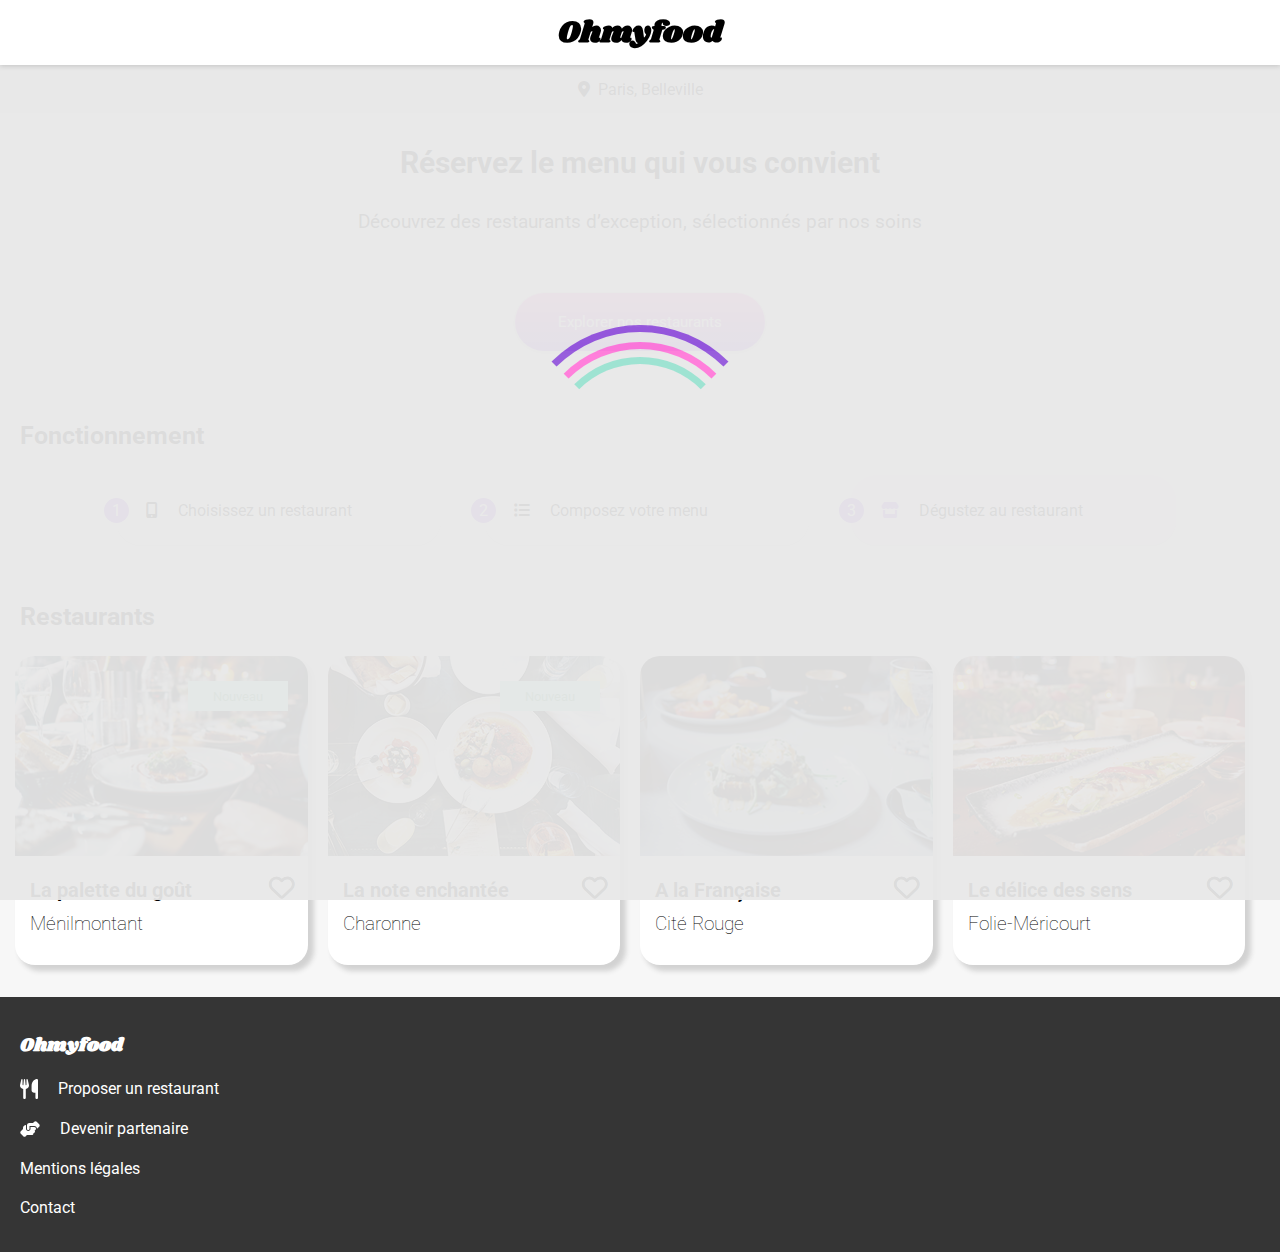
<file: index.html>
<!DOCTYPE html>
<html lang="fr">

<head>
    <meta charset="UTF-8" />
    <meta http-equiv="X-UA-Compatible" content="IE=edge"/>
    <link rel="stylesheet" href="https://use.fontawesome.com/releases/v5.15.3/css/all.css" />
    <link rel="preconnect" href="https://fonts.googleapis.com"/>
    <link rel="preconnect" href="https://fonts.gstatic.com" crossorigin/>
    <meta name="viewport" content="width=device-width, initial-scale=1.0"/>
    <title>ohmyfood</title>
    <link rel="stylesheet" href="./sass/style.css"/>
    <link rel="stylesheet" href="https://cdnjs.cloudflare.com/ajax/libs/font-awesome/6.2.0/css/all.min.css" />
</head>
<!--  -->
<!--  -->

<body>
    <!----------------------------------LE LOADER----------------------------------->
    <div class="loading">
        <div class="loading-spinner"></div>
    </div>

    <header>
        <div class="ohmyfood-logo">
            <!----------------------------------- title ----------------------------------->
            <h1>Ohmyfood</h1>
        </div>
    </header>

    <div class="section-bloc first-section">
        <div class="paris-belleville">
            <i class="fa-solid fa-location-dot"></i>
            <p>Paris, Belleville</p>
        </div>
        <div class="bg-grey">
            <h1>Réservez le menu qui vous convient</h1>
            <p>
                Découvrez des restaurants d’exception, sélectionnés par nos
                soins
            </p>
            <!----------------------------------- bouton ----------------------------------->
            <a href="#restaurant" title="Explorer nos restaurants" class="btn">
                Explorer nos restaurants
            </a>
        </div>
    </div>
    <!----------------------------------- fonctionnement ----------------------------------->
    <section class="section-bloc">
        <h2 class="title-section-bloc">Fonctionnement</h2>

        <div class="media-querie">
            <div class="ticket">
                <span>1</span>
                <i class="fa-solid fa-mobile-screen-button"></i>
                <p>Choisissez un restaurant</p>
            </div>

            <div class="ticket">
                <span>2</span>

                <?xml version="1.0" encoding="utf-8"?>
                <i class="fa-solid fa-list"></i>
                <p>Composez votre menu</p>
            </div>

            <div class="ticket mauve">
                <span>3</span>
                <?xml version="1.0" encoding="utf-8"?>
                <i class="fa-solid fa-store"></i>
                <p>Dégustez au restaurant</p>
            </div>
        </div>
    </section>

    <section class="section-bloc restau-bloc" id="restaurant">
        <h2 class="title-section-bloc">Restaurants</h2>
        <div>
            <div class="card">
                <a href="Menu - La palette du gout.html">
                    <div>

                        <img class="img-plats" src="./images/restaurants/jay-wennington-N_Y88TWmGwA-unsplash.jpg"
                            alt="la palette du gout">

                    </div>
                    <div class="bloc-badge">
                        <p>Nouveau</p>
                    </div>
                    <div class="card-body-resto">
                        <h2>La palette du goût</h2>
                        <p>Ménilmontant</p>
                        <div class="coeur">
                            <i class="fa-regular fa-heart my-heart-empty"></i>
                            <i class="fa-solid fa-heart my-heart-full"></i>
                        </div>
                    </div>
                </a>
            </div>

            <div class="card">
                <a href="./Menu - La note enchantee.html">
                    <img class="img-plats" src="./images/restaurants/stil-u2Lp8tXIcjw-unsplash.jpg"
                        alt="La note enchantée">
                    <div class="bloc-badge">
                        <p>Nouveau</p>
                    </div>
                    <div class="card-body-resto">
                        <h2>La note enchantée</h2>
                        <p>Charonne</p>
                        <div class="coeur"><i class="fa-regular fa-heart my-heart-empty"></i>
                            <i class="fa-solid fa-heart my-heart-full"></i>
                        </div>
                    </div>
                </a>
            </div>

            <div class="card">
                <a href="./Menu - A la française.html">
                    <img class="img-plats" src="./images/restaurants/toa-heftiba-DQKerTsQwi0-unsplash.jpg"
                        alt="A la Française">

                    <div class="card-body-resto">
                        <h2>A la Française</h2>
                        <p>Cité Rouge</p>
                        <div class="coeur"><i class="fa-regular fa-heart my-heart-empty"></i>
                            <i class="fa-solid fa-heart my-heart-full"></i>
                        </div>
                    </div>
                </a>
            </div>

            <div class="card">
                <a href="./Menu - Le delice des sens.html">
                    <img class="img-plats" src="./images/restaurants/louis-hansel-shotsoflouis-qNBGVyOCY8Q-unsplash.jpg"
                        alt="Le délice des sens">

                    <div class="card-body-resto">
                        <h2>Le délice des sens</h2>
                        <p>Folie-Méricourt</p>
                        <div class="coeur"><i class="fa-regular fa-heart my-heart-empty"></i>
                            <i class="fa-solid fa-heart my-heart-full"></i>
                        </div>
                    </div>
            </div>
            </a>
        </div>
    </section>

    <footer>
        <div>
            <div class="menu-footer">
                <!----------------------------------- title ----------------------------------->
                <h3>Ohmyfood</h3>
                <p class="icon-footer">
                    <img src="./images/icons/utensils-solid.svg" alt="Proposer un restaurant">
                    <span>Proposer un restaurant</span>
                </p>

                <div class="icon-footer">
                    <img src="./images/icons/handshake-angle-solid.svg" alt="Devenir partenaire">
                    <span>Devenir partenaire</span>
                </div>
                <p>Mentions légales</p>

                <a href="mailto:contact@ohmyfood.fr"> Contact</a>
            </div>


        </div>
    </footer>
</body>

</html>
</file>
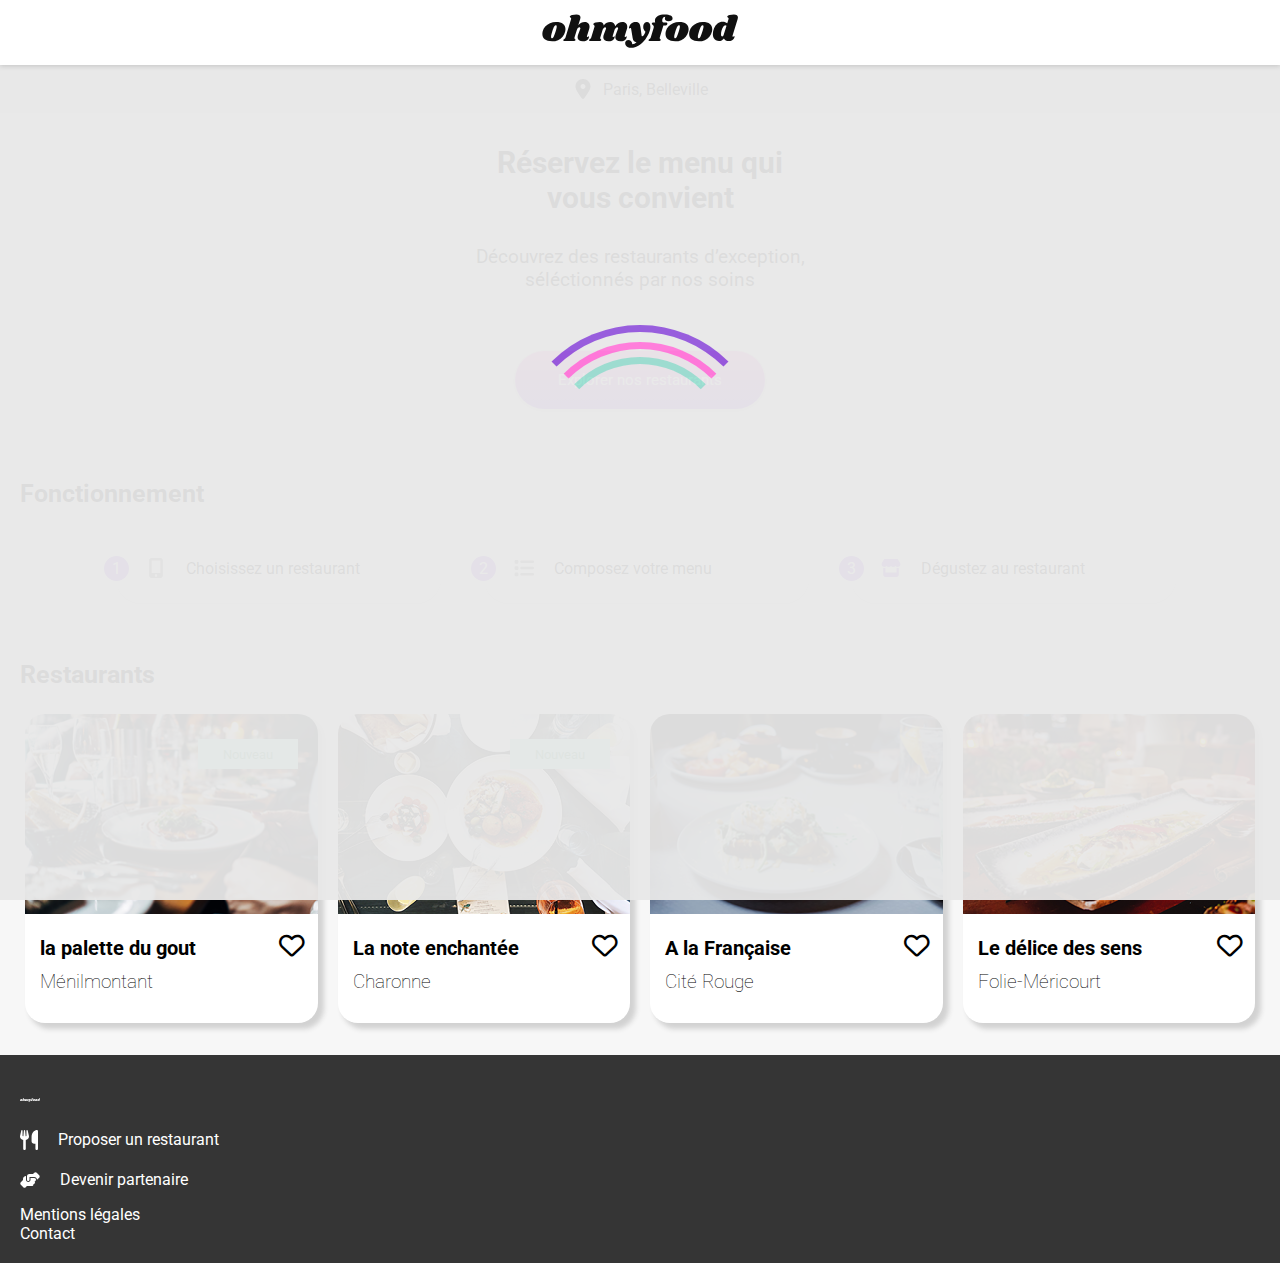
<file: Accueil.html>
<!DOCTYPE html>
<html lang="fr">
  <head>
    <meta charset="UTF-8" />
    <meta http-equiv="X-UA-Compatible" content="IE=edge" />
    <meta name="viewport" content="width=device-width, initial-scale=1.0" />
    <title>ohmyfood</title>
    <link rel="stylesheet" href="./sass/style.css" />
    <link rel="stylesheet" href="https://cdnjs.cloudflare.com/ajax/libs/font-awesome/6.2.0/css/all.min.css">
  </head>

  <body>
    <!--LE LOADER-->
    <div class="loading">
      <div class="loading-spinner"></div>
    </div>
   
  </div>

    <header>
      <div class="ohmyfood-logo">
        <img src="./images/logo/ohmyfood@2x.svg" alt="ohmyfood" />
      </div>
    </header>
        
    <div class="section-bloc first-section">
      <div class="paris-belleville">
        <img
          class="icon"
          src="./images/icons/location-dot-solid.svg"
          alt="localisation"
        />
        <p>Paris, Belleville</p>
      </div>
      <div class="bg-grey">
        <h1>Réservez le menu qui<br />vous convient</h1>
        <p>
          Découvrez des restaurants d’exception,<br />séléctionnés par nos soins
        </p>
        <a href="#restaurant" title="Explorer nos restaurants" class="btn">
          Explorer nos restaurants
        </a>
      </div>
    </div>
    <section class="section-bloc">
      <h2 class="title-section-bloc">Fonctionnement</h2>
      
      <div class="media-querie">
        
        <div class="ticket">
          <span>1</span>
          <img
            class="icon"
            src="./images/icons/mobile-screen-button-solid.svg"
            alt="Choisissez un restaurant"/>
            <p>Choisissez un restaurant</p>
          
      </div>
    

        <div class="ticket">
          <span>2</span>
          
          <img
            class="icon" 
            src="./images/icons/list-solid.svg"
            alt="composez votre menu"
          />
          <p>Composez votre menu</p>
        </div>

        <div class="ticket purple">
          <span>3</span>
          <img
            class="icon"
            src="./images/icons/store-solid.svg"
            alt="Dégustez au restaurant"
          />
          <p>Dégustez au restaurant</p>
        </div>
      </div>
    </section>

    <section class="section-bloc restau-bloc" id="restaurant">
      <h2 class="title-section-bloc">Restaurants</h2>
      <div>
        <div class="card">
          <div>
            <a href="./Menu - La palette du gout.html">  
          <img class="img-plats"
            src="./images/restaurants/jay-wennington-N_Y88TWmGwA-unsplash.jpg"
            alt="la palette du gout"
          /></div></a>
          <div class="bloc-badge">
            <p>Nouveau</p>
          </div>
          <div class="card-body-resto">
            <h2>la palette du gout</h2>
            <p>Ménilmontant</p>
            <div class="coeur"><i class="far fa-heart"></i></div>
          </div>
        </div>
  
        <div class="card">
          <a href="./Menu - La note enchantee.html">
          <img class="img-plats"
            src="./images/restaurants/stil-u2Lp8tXIcjw-unsplash.jpg"
            alt="La note enchantée"
          /></a>
          <div class="bloc-badge">
            <p>Nouveau</p>
          </div>
          <div class="card-body-resto">
            <h2>La note enchantée</h2>
            <p>Charonne</p>
            <div class="coeur"><i class="far fa-heart"></i></div>
            
          </div>
        </div>
  
        <div class="card">
          <a href="./Menu - A la française.html">
          <img class="img-plats"
            src="./images/restaurants/toa-heftiba-DQKerTsQwi0-unsplash.jpg"
            alt="A la Française"
          /></a>
  
          <div class="card-body-resto">
            <h2>A la Française</h2>
            <p>Cité Rouge</p>
            <div class="coeur"><i class="far fa-heart"></i></div>
          </div>
        </div>
  
        <div class="card">
          <a href="./Menu - Le delice des sens.html">
          <img class="img-plats"
            src="./images/restaurants/louis-hansel-shotsoflouis-qNBGVyOCY8Q-unsplash.jpg"
            alt="Le délice des sens"
          /></a>
  
          <div class="card-body-resto">
            <h2>Le délice des sens</h2>
            <p>Folie-Méricourt</p>
            <div class="coeur"><i class="far fa-heart"></i></div>
          </div>
        </div>
      </div>

    </section>

    <footer>
      <div>
        <div class="menu-footer">
          <img src="./images/logo/ohmyfood@2x blanc.svg" alt="ohmyfood" />
          <div class="icon-footer">
            <img
              src="./images/icons/utensils-solid.svg"
              alt="Proposer un restaurant"
            />
            <span>Proposer un restaurant</span>
          </div>

          <div class="icon-footer">
            <img
              src="./images/icons/handshake-angle-solid.svg"
              alt="Devenir partenaire"
            />
            <span>Devenir partenaire</span>
          </div>
        </div>

        <p>Mentions légales</p>

        <a href="mailto:jay311274@gmail.com"> Contact</a>
      </div>
    </footer>
  </body>
</html>
</file>
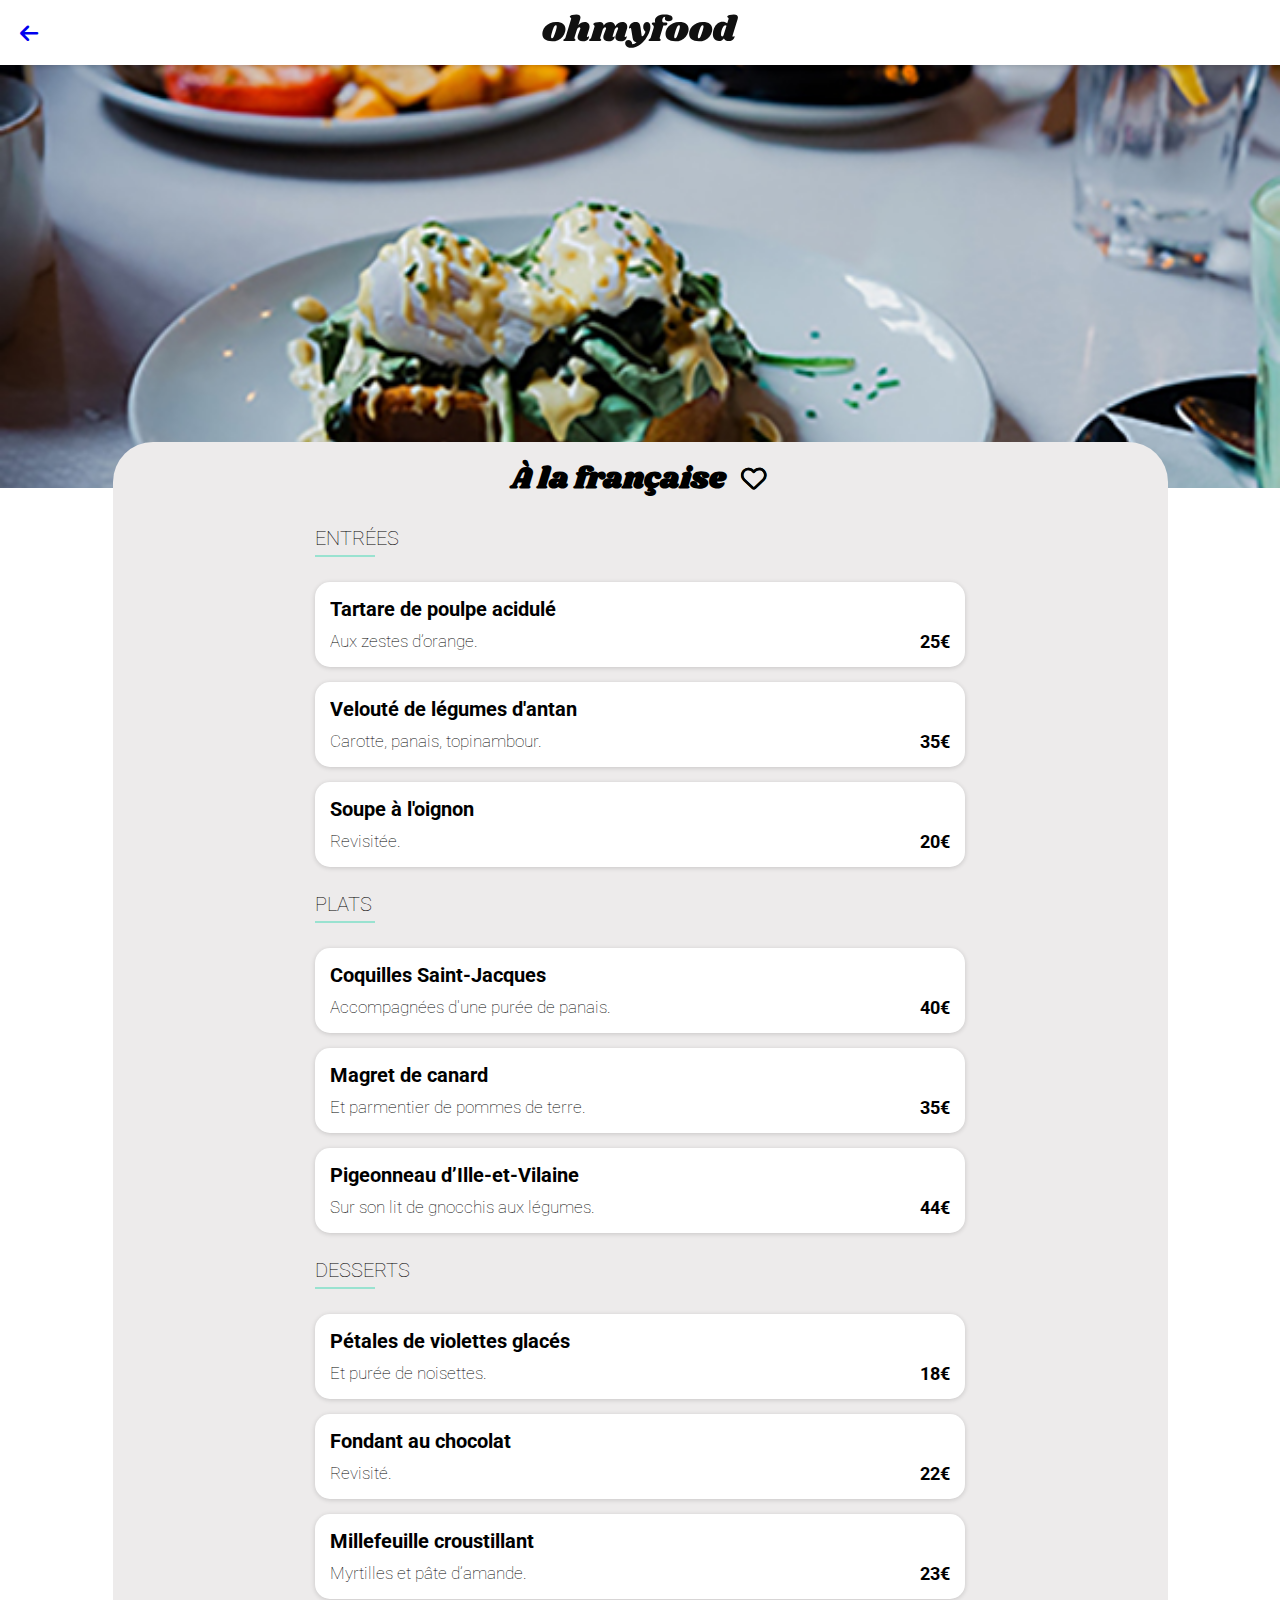
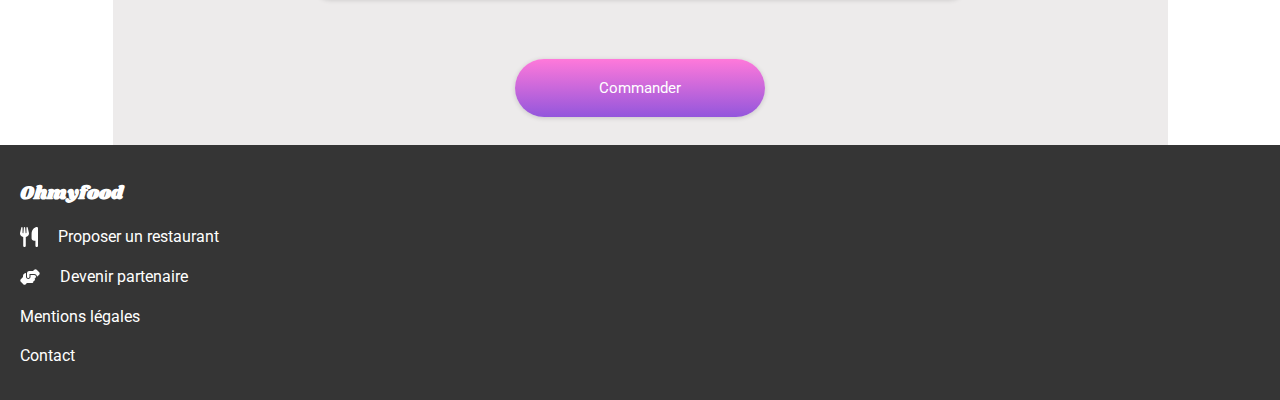
<file: Menu - A la française.html>
<!DOCTYPE html>
<html lang="fr">
    <head>
        <meta charset="UTF-8" />
        <link
            rel="stylesheet"
            href="https://cdnjs.cloudflare.com/ajax/libs/font-awesome/6.1.1/css/all.min.css"
        />
        <meta http-equiv="X-UA-Compatible" content="IE=edge" />
        <meta name="viewport" content="width=device-width, initial-scale=1.0" />
        <title>ohmyfood</title>
        <link rel="stylesheet" href="./sass/style.css" />
    </head>

    <body>
        <header>
            <div>
                <a href="./index.html"
                    ><i class="fa-solid fa-arrow-left"></i
                ></a>
            </div>
            <div class="ohmyfood-logo">
                <img src="./images/logo/ohmyfood@2x.svg" alt="ohmyfood" />
            </div>
        </header>
        <div class="img-header">
            <img
                src="./images/restaurants/toa-heftiba-DQKerTsQwi0-unsplash.jpg"
                alt="photo"
            />
        </div>
        <section class="starter">
            <div class="starter-header">
                <h1 class="big-title">À la française</h1>
                <div class="coeur coeur-relative">
                    <i class="fa-regular fa-heart my-heart-empty"></i>
                    <i class="fa-solid fa-heart my-heart-full"></i>
                </div>
            </div>
            <section class="big-section">
                <h2>ENTRÉES</h2>
                <hr />
                <section class="list-section">
                    <div class="item-in-section">
                        <div>
                            <h3>Tartare de poulpe acidulé</h3>
                            <div class="span-p-display-flex">
                                <span>Aux zestes d’orange. </span>
                                <p>25€</p>
                            </div>
                        </div>
                        <div class="add-item">
                            <img
                                src="./images/icons/circle-check-solid.svg"
                                alt=""
                            />
                        </div>
                    </div>

                    <div class="item-in-section">
                        <div>
                            <h3>Velouté de légumes d'antan</h3>
                            <div class="span-p-display-flex">
                                <span>Carotte, panais, topinambour. </span>
                                <p>35€</p>
                            </div>
                        </div>
                        <div class="add-item">
                            <img
                                src="./images/icons/circle-check-solid.svg"
                                alt=""
                            />
                        </div>
                    </div>

                    <div class="item-in-section">
                        <div>
                            <h3>Soupe à l'oignon</h3>
                            <div class="span-p-display-flex">
                                <span>Revisitée. </span>
                                <p>20€</p>
                            </div>
                        </div>
                        <div class="add-item">
                            <img
                                src="./images/icons/circle-check-solid.svg"
                                alt=""
                            />
                        </div>
                    </div>
                </section>
            </section>

            <section class="big-section">
                <h2>PLATS</h2>
                <hr />
                <section class="list-section">
                    <div class="item-in-section">
                        <div>
                            <h3>Coquilles Saint-Jacques</h3>
                            <div class="span-p-display-flex">
                                <span
                                    >Accompagnées d'une purée de panais.
                                </span>
                                <p>40€</p>
                            </div>
                        </div>
                        <div class="add-item">
                            <img
                                src="./images/icons/circle-check-solid.svg"
                                alt=""
                            />
                        </div>
                    </div>

                    <div class="item-in-section">
                        <div>
                            <h3>Magret de canard</h3>
                            <div class="span-p-display-flex">
                                <span>Et parmentier de pommes de terre. </span>
                                <p>35€</p>
                            </div>
                        </div>
                        <div class="add-item">
                            <img
                                src="./images/icons/circle-check-solid.svg"
                                alt=""
                            />
                        </div>
                    </div>

                    <div class="item-in-section">
                        <div>
                            <h3>Pigeonneau d’Ille-et-Vilaine</h3>
                            <div class="span-p-display-flex">
                                <span
                                    >Sur son lit de gnocchis aux légumes.
                                </span>
                                <p>44€</p>
                            </div>
                        </div>
                        <div class="add-item">
                            <img
                                src="./images/icons/circle-check-solid.svg"
                                alt=""
                            />
                        </div>
                    </div>
                </section>
            </section>

            <section class="big-section">
                <h2>DESSERTS</h2>
                <hr />
                <section class="list-section">
                    <div class="item-in-section">
                        <div>
                            <h3>Pétales de violettes glacés</h3>
                            <div class="span-p-display-flex">
                                <span>Et purée de noisettes. </span>
                                <p>18€</p>
                            </div>
                        </div>
                        <div class="add-item">
                            <img
                                src="./images/icons/circle-check-solid.svg"
                                alt=""
                            />
                        </div>
                    </div>

                    <div class="item-in-section">
                        <div>
                            <h3>Fondant au chocolat</h3>
                            <div class="span-p-display-flex">
                                <span>Revisité. </span>
                                <p>22€</p>
                            </div>
                        </div>
                        <div class="add-item">
                            <img
                                src="./images/icons/circle-check-solid.svg"
                                alt=""
                            />
                        </div>
                    </div>

                    <div class="item-in-section">
                        <div>
                            <h3>Millefeuille croustillant</h3>
                            <div class="span-p-display-flex">
                                <span>Myrtilles et pâte d’amande. </span>
                                <p>23€</p>
                            </div>
                        </div>
                        <div class="add-item">
                            <img
                                src="./images/icons/circle-check-solid.svg"
                                alt=""
                            />
                        </div>
                    </div>
                </section>

                <a href="#restaurant" title="Commander" class="btn">
                    Commander
                </a>
            </section>
        </section>
        <footer>
            <div>
                <div class="menu-footer">
                    <!-- title -->
                    <h3>Ohmyfood</h3>
                    <p class="icon-footer">
                        <img
                            src="./images/icons/utensils-solid.svg"
                            alt="Proposer un restaurant"
                        />
                        <span>Proposer un restaurant</span>
                    </p>

                    <div class="icon-footer">
                        <img
                            src="./images/icons/handshake-angle-solid.svg"
                            alt="Devenir partenaire"
                        />
                        <span>Devenir partenaire</span>
                    </div>
                    <p>Mentions légales</p>

                    <a href="mailto:contact@ohmyfood.fr"> Contact</a>
                </div>
            </div>
        </footer>
    </body>
</html>
</file>
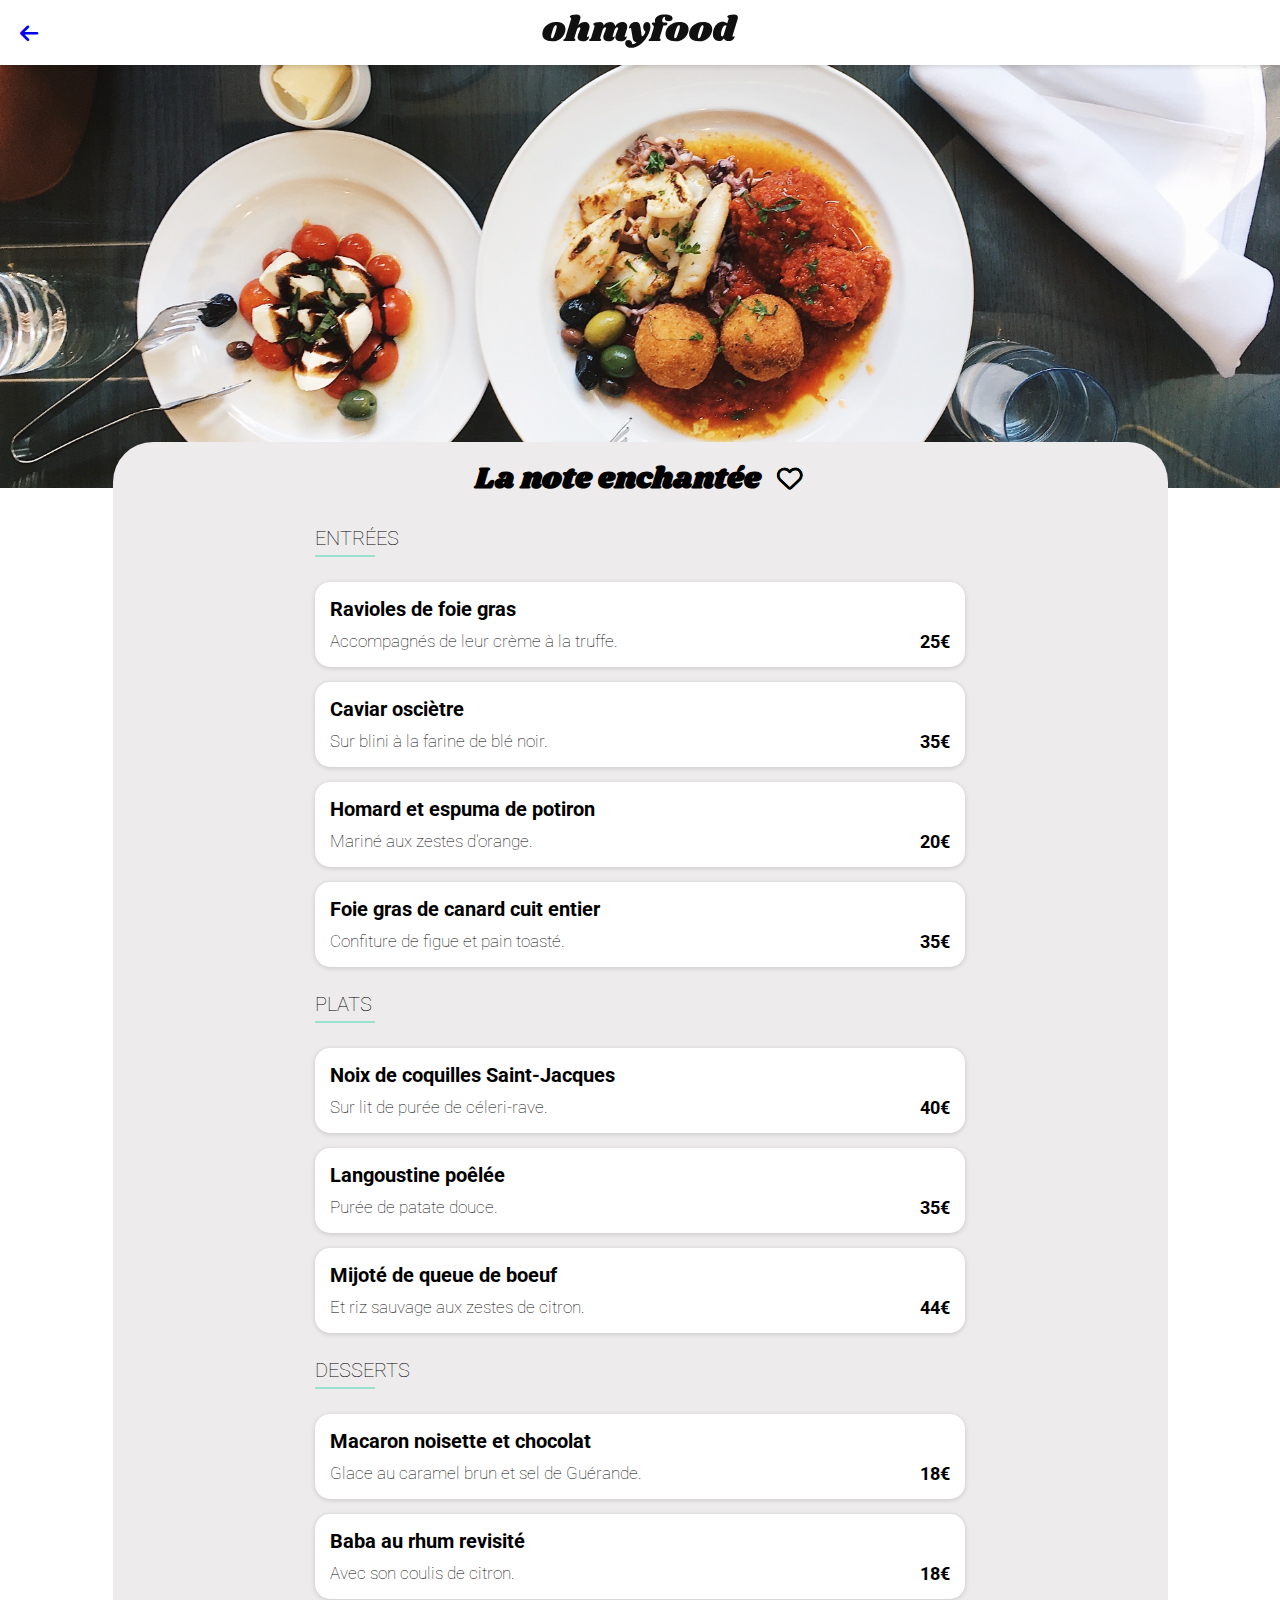
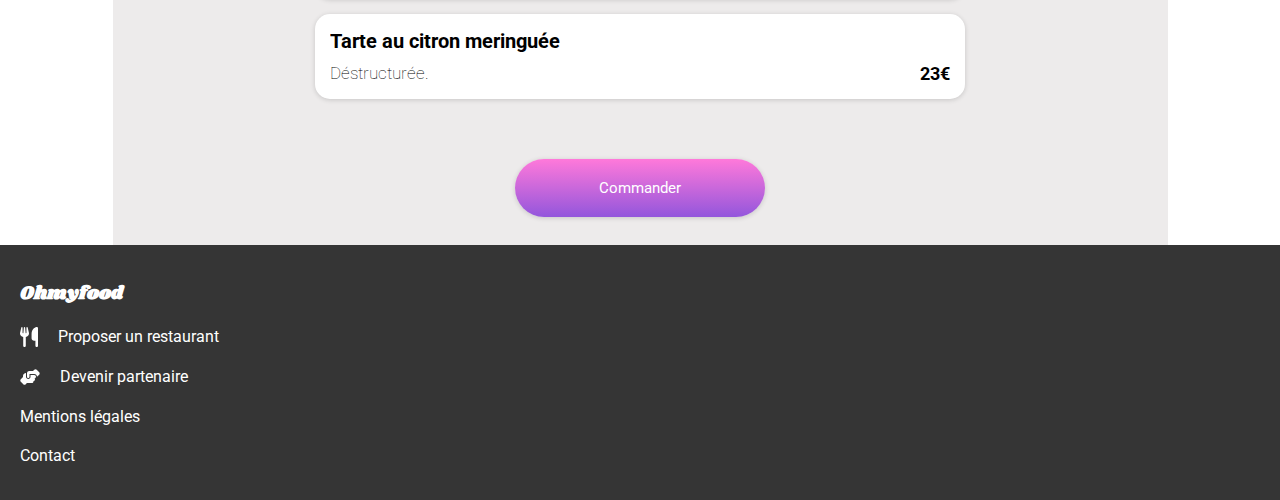
<file: Menu - La note enchantee.html>
<!DOCTYPE html>
<html lang="fr">
  <head>
    <meta charset="UTF-8" />
    <link rel="stylesheet" href="https://cdnjs.cloudflare.com/ajax/libs/font-awesome/6.1.1/css/all.min.css">
    <meta http-equiv="X-UA-Compatible" content="IE=edge" />
    <meta name="viewport" content="width=device-width, initial-scale=1.0" />
    <title>ohmyfood</title>
    <link rel="stylesheet" href="./sass/style.css" />
  </head>

  <body>
    <header>
      
      <div><a href="./index.html"><i class="fa-solid fa-arrow-left"></i></a></div>
      <div class="ohmyfood-logo"> 
        <img src="./images/logo/ohmyfood@2x.svg" alt="ohmyfood" />
      </div>
    </header>
    <div class="img-header">
      <img
        src="./images/restaurants/SOURCES/stil-u2Lp8tXIcjw-unsplash.jpg"
        alt="photo"
      />
    </div>
    <section class="starter">
      <div class="starter-header">
      <h1 class="big-title">La note enchantée</h1>
      <div class="coeur coeur-relative"><i class="fa-regular fa-heart my-heart-empty"></i>
        <i class="fa-solid fa-heart my-heart-full"></i></div>
        </div>
      <section class="big-section">
        <h2>ENTRÉES</h2>
        <hr />
        <section class="list-section">
          <div class="item-in-section">
            <div>
              <h3>Ravioles de foie gras</h3>
              <div class="span-p-display-flex">
                <span
                  >Accompagnés de leur crème à la truffe.
                </span>
                <p>25€</p>
              </div>
            </div>
            <div class="add-item">
              <img src="./images/icons/circle-check-solid.svg" alt="" />
            </div>
          </div>
          
          <div class="item-in-section">
            <div>
              <h3>Caviar osciètre</h3>
              <div class="span-p-display-flex">
                <span
                  >Sur blini à la farine de blé noir.
                </span>
                <p>35€</p>
              </div>
            </div>
            <div class="add-item">
              <img src="./images/icons/circle-check-solid.svg" alt="" />
            </div>
          </div>
          
          <div class="item-in-section">
            <div>
              <h3>Homard et espuma de potiron</h3>
              <div class="span-p-display-flex">
                <span
                  >Mariné aux zestes d'orange.
                </span>
                <p>20€</p>
              </div>
            </div>
            <div class="add-item">
              <img src="./images/icons/circle-check-solid.svg" alt="" />
            </div>
          </div>

          <div class="item-in-section">
            <div>
              <h3>Foie gras de canard cuit entier</h3>
              <div class="span-p-display-flex">
                <span
                  >Confiture de figue et pain toasté.
                </span>
                <p>35€</p>
              </div>
            </div>
            <div class="add-item">
              <img src="./images/icons/circle-check-solid.svg" alt="" />
            </div>
          </div>

        </section>
      </section>

      <section class="big-section">
        <h2>PLATS</h2>
        <hr />
        <section class="list-section">
          <div class="item-in-section">
            <div>
              <h3>Noix de coquilles Saint-Jacques</h3>
              <div class="span-p-display-flex">
                <span
                  >Sur lit de purée de céleri-rave.
                </span>
                <p>40€</p>
              </div>
            </div>
            <div class="add-item">
              <img src="./images/icons/circle-check-solid.svg" alt="" />
            </div>
          </div>
          
          <div class="item-in-section">
            <div>
              <h3>Langoustine poêlée</h3>
              <div class="span-p-display-flex">
                <span
                  >Purée de patate douce.
                </span>
                <p>35€</p>
              </div>
            </div>
            <div class="add-item">
              <img src="./images/icons/circle-check-solid.svg" alt="" />
            </div>
          </div>
          
          <div class="item-in-section">
            <div>
              <h3>Mijoté de queue de boeuf</h3>
              <div class="span-p-display-flex">
                <span
                  >Et riz sauvage aux zestes de citron.
                </span>
                <p>44€</p>
              </div>
            </div>
            <div class="add-item">
              <img src="./images/icons/circle-check-solid.svg" alt="" />
            </div>
          </div>
        </section>
      </section>

      <section class="big-section">
        <h2>DESSERTS</h2>
        <hr />
        <section class="list-section">
          <div class="item-in-section">
            <div>
              <h3>Macaron noisette et chocolat</h3>
              <div class="span-p-display-flex">
                <span
                  >Glace au caramel brun et sel de Guérande.
                </span>
                <p>18€</p>
              </div>
            </div>
            <div class="add-item">
              <img src="./images/icons/circle-check-solid.svg" alt="" />
            </div>
          </div>
          
          <div class="item-in-section">
            <div>
              <h3>Baba au rhum revisité</h3>
              <div class="span-p-display-flex">
                <span
                  >Avec son coulis de citron.
                </span>
                <p>18€</p>
              </div>
            </div>
            <div class="add-item">
              <img src="./images/icons/circle-check-solid.svg" alt="" />
            </div>
          </div>
          
          <div class="item-in-section">
            <div>
              <h3>Tarte au citron meringuée</h3>
              <div class="span-p-display-flex">
                <span
                  >Déstructurée.
                </span>
                <p>23€</p>
              </div>
            </div>
            <div class="add-item">
              <img src="./images/icons/circle-check-solid.svg" alt="" />
            </div>
          </div>
        </section>
        <div class="btn-command">
          <a href="#restaurant" title="Commander" class="btn">
            Commander 
          </a>
        </div>
      </section>
    </section>
    <footer>
      <div>
          <div class="menu-footer">
              <!-- title -->
              <h3>Ohmyfood</h3>
              <p class="icon-footer">
                  <img src="./images/icons/utensils-solid.svg" alt="Proposer un restaurant" />
                  <span>Proposer un restaurant</span>
              </p>

              <div class="icon-footer">
                  <img src="./images/icons/handshake-angle-solid.svg" alt="Devenir partenaire" />
                  <span>Devenir partenaire</span>
              </div>
              <p>Mentions légales</p>

          <a href="mailto:contact@ohmyfood.fr"> Contact</a>
          </div>

          
      </div>
  </footer>
</body>

</html>
</file>
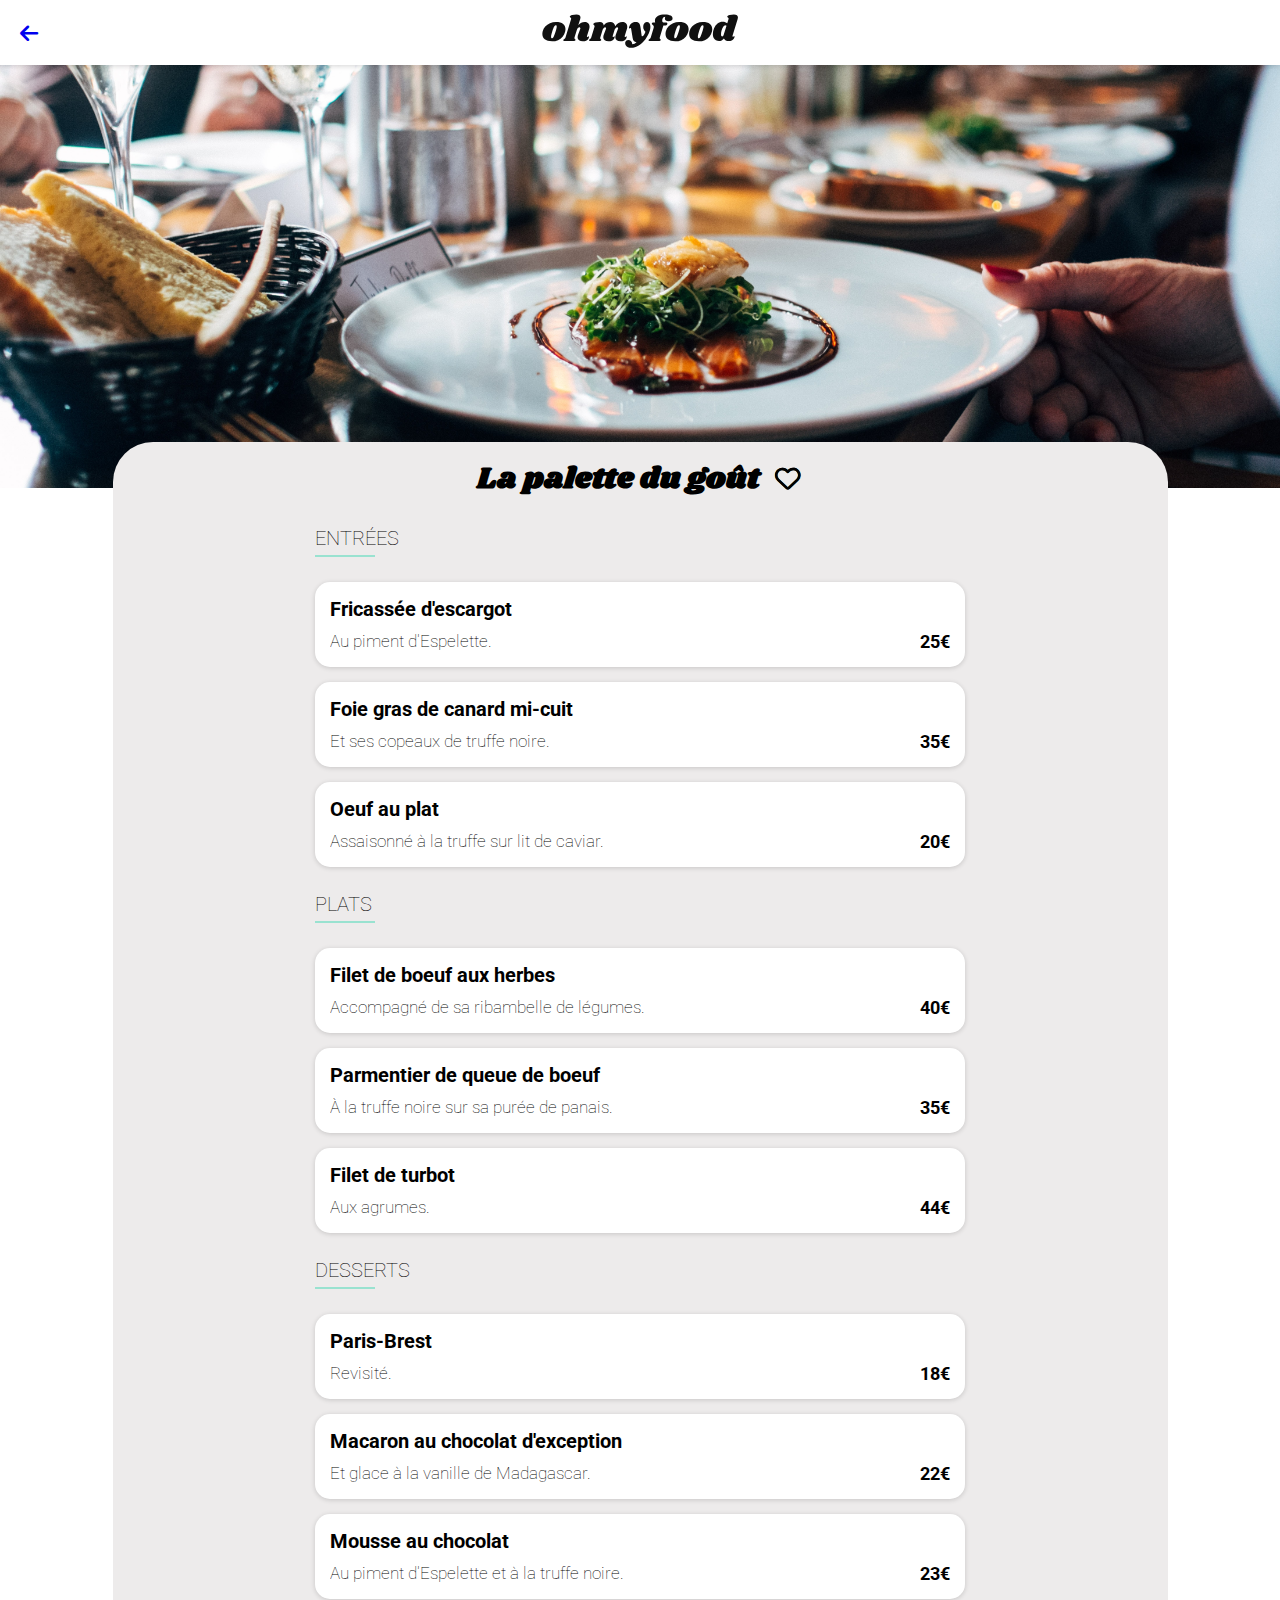
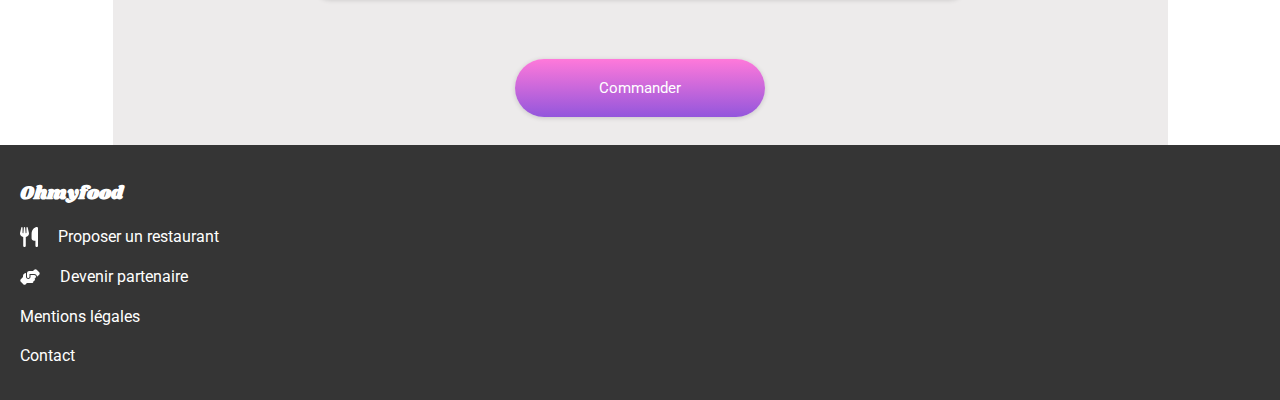
<file: Menu - La palette du gout.html>
<!DOCTYPE html>
<html lang="fr">
  <head>
    <meta charset="UTF-8" />
    <link rel="stylesheet" href="https://cdnjs.cloudflare.com/ajax/libs/font-awesome/6.1.1/css/all.min.css">
    <meta http-equiv="X-UA-Compatible" content="IE=edge" />
    <meta name="viewport" content="width=device-width, initial-scale=1.0" />
    <title>ohmyfood</title>
    <link rel="stylesheet" href="./sass/style.css" />
  </head>

  <body>
    <header>
      
      <div><a href="./index.html"><i class="fa-solid fa-arrow-left"></i></a></div>
      <div class="ohmyfood-logo"> 
        <img src="./images/logo/ohmyfood@2x.svg" alt="ohmyfood" />
      </div>
    </header>
    <div class="img-header">
      <img
        src="./images/restaurants/SOURCES/jay-wennington-N_Y88TWmGwA-unsplash.jpg"
        alt="photo"
      />
    </div>
    <section class="starter">
      <div class="starter-header">
      <h1 class="big-title">La palette du goût</h1>
      <div class="coeur coeur-relative"><i class="fa-regular fa-heart my-heart-empty"></i>
        <i class="fa-solid fa-heart my-heart-full"></i></div>
        </div>
      <section class="big-section">
        <h2>ENTRÉES</h2>
        <hr />
        <section class="list-section">
          <div class="item-in-section">
            <div>
              <h3>Fricassée d'escargot</h3>
              <div class="span-p-display-flex">
                <span
                  >Au piment d'Espelette.
                </span>
                <p>25€</p>
              </div>
            </div>
            <div class="add-item">
              <img src="./images/icons/circle-check-solid.svg" alt="" />
            </div>
          </div>
          
          <div class="item-in-section">
            <div>
              <h3>Foie gras de canard mi-cuit</h3>
              <div class="span-p-display-flex">
                <span
                  >Et ses copeaux de truffe noire.
                </span>
                <p>35€</p>
              </div>
            </div>
            <div class="add-item">
              <img src="./images/icons/circle-check-solid.svg" alt="" />
            </div>
          </div>
          
          <div class="item-in-section">
            <div>
              <h3>Oeuf au plat</h3>
              <div class="span-p-display-flex">
                <span
                  >Assaisonné à la truffe sur lit de caviar.
                </span>
                <p>20€</p>
              </div>
            </div>
            <div class="add-item">
              <img src="./images/icons/circle-check-solid.svg" alt="" />
            </div>
          </div>

        </section>
      </section>

      <section class="big-section">
        <h2>PLATS</h2>
        <hr />
        <section class="list-section">
          <div class="item-in-section">
            <div>
              <h3>Filet de boeuf aux herbes</h3>
              <div class="span-p-display-flex">
                <span
                  >Accompagné de sa ribambelle de légumes.
                </span>
                <p>40€</p>
              </div>
            </div>
            <div class="add-item">
              <img src="./images/icons/circle-check-solid.svg" alt="" />
            </div>
          </div>
          
          <div class="item-in-section">
            <div>
              <h3>Parmentier de queue de boeuf</h3>
              <div class="span-p-display-flex">
                <span
                  >À la truffe noire sur sa purée de panais.
                </span>
                <p>35€</p>
              </div>
            </div>
            <div class="add-item">
              <img src="./images/icons/circle-check-solid.svg" alt="" />
            </div>
          </div>
          
          <div class="item-in-section">
            <div>
              <h3>Filet de turbot</h3>
              <div class="span-p-display-flex">
                <span
                  >Aux agrumes.
                </span>
                <p>44€</p>
              </div>
            </div>
            <div class="add-item">
              <img src="./images/icons/circle-check-solid.svg" alt="" />
            </div>
          </div>
        </section>
      </section>

      <section class="big-section">
        <h2>DESSERTS</h2>
        <hr />
        <section class="list-section">
          <div class="item-in-section">
            <div>
              <h3>Paris-Brest</h3>
              <div class="span-p-display-flex">
                <span
                  >Revisité.
                </span>
                <p>18€</p>
              </div>
            </div>
            <div class="add-item">
              <img src="./images/icons/circle-check-solid.svg" alt="" />
            </div>
          </div>
          
          <div class="item-in-section">
            <div>
              <h3>Macaron au chocolat d'exception</h3>
              <div class="span-p-display-flex">
                <span
                  >Et glace à la vanille de Madagascar.
                </span>
                <p>22€</p>
              </div>
            </div>
            <div class="add-item">
              <img src="./images/icons/circle-check-solid.svg" alt="" />
            </div>
          </div>
          
          <div class="item-in-section">
            <div>
              <h3>Mousse au chocolat</h3>
              <div class="span-p-display-flex">
                <span
                  >Au piment d'Espelette et à la truffe noire.
                </span>
                <p>23€</p>
              </div>
            </div>
            <div class="add-item">
              <img src="./images/icons/circle-check-solid.svg" alt="" />
            </div>
          </div>
        </section>
        <div class="btn-command">
          <a href="#restaurant" title="Commander" class="btn">
            Commander 
          </a>
        </div>
      </section>
    </section>
    <footer>
      <div>
          <div class="menu-footer">
              <!-- title -->
              <h3>Ohmyfood</h3>
              <p class="icon-footer">
                  <img src="./images/icons/utensils-solid.svg" alt="Proposer un restaurant" />
                  <span>Proposer un restaurant</span>
              </p>

              <div class="icon-footer">
                  <img src="./images/icons/handshake-angle-solid.svg" alt="Devenir partenaire" />
                  <span>Devenir partenaire</span>
              </div>
              <p>Mentions légales</p>

          <a href="mailto:contact@ohmyfood.fr"> Contact</a>
          </div>

          
      </div>
  </footer>
</body>

</html>
</file>
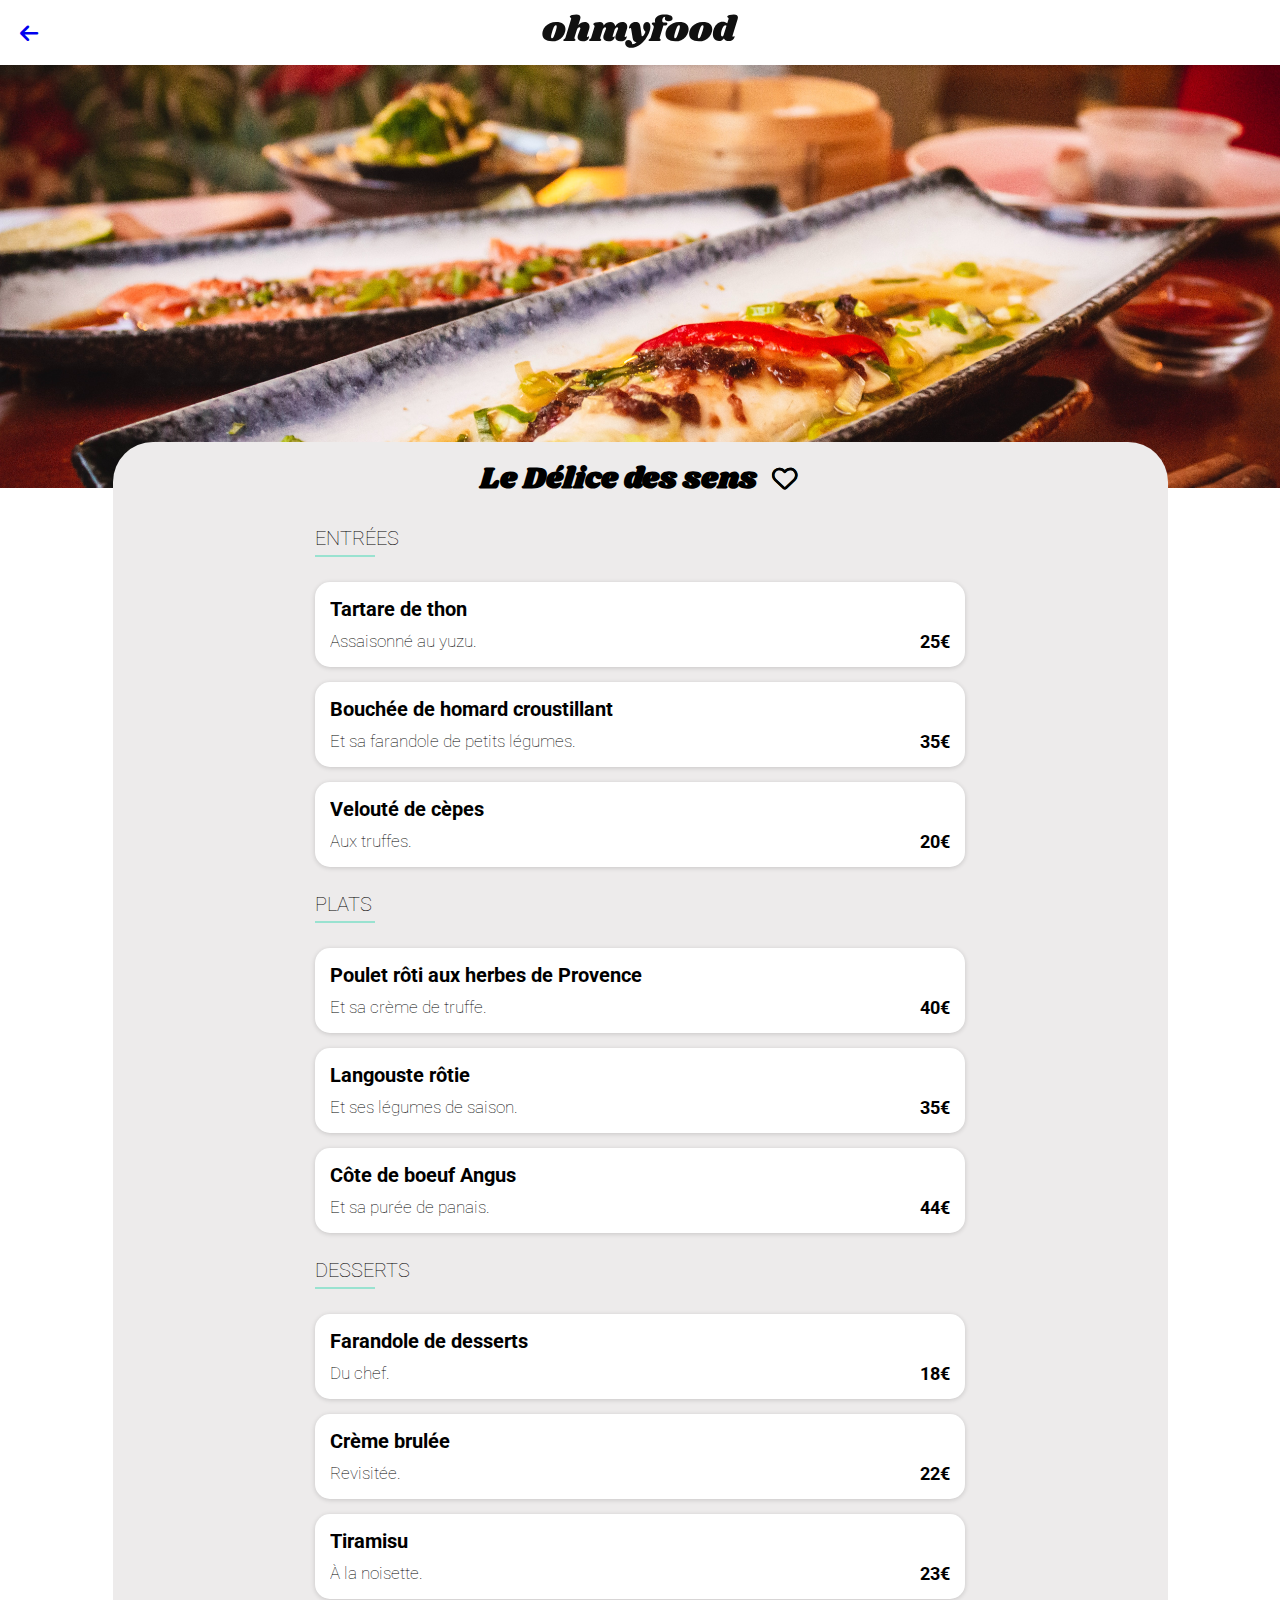
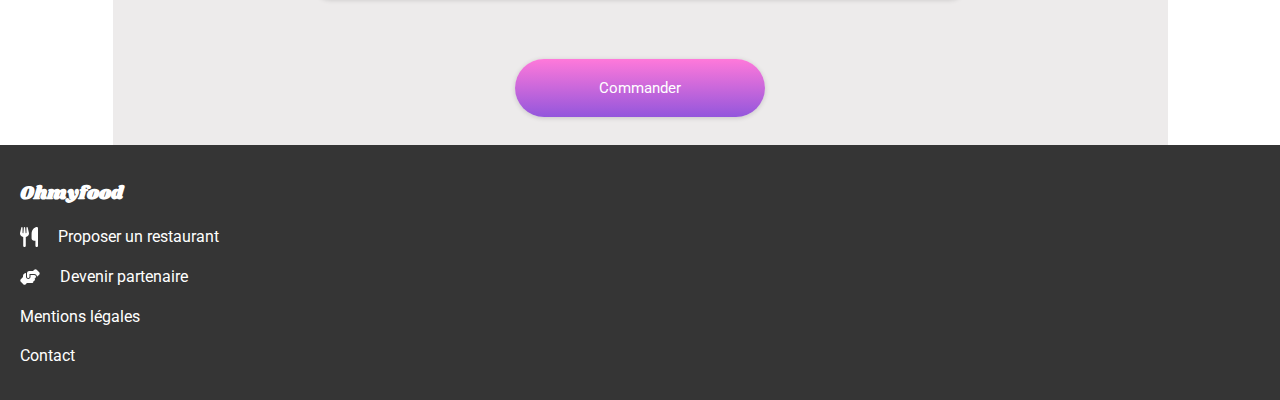
<file: Menu - Le delice des sens.html>
<!DOCTYPE html>
<html lang="fr">
  <head>
    <meta charset="UTF-8" />
    <link rel="stylesheet" href="https://cdnjs.cloudflare.com/ajax/libs/font-awesome/6.1.1/css/all.min.css">
    <meta http-equiv="X-UA-Compatible" content="IE=edge" />
    <meta name="viewport" content="width=device-width, initial-scale=1.0" />
    <title>ohmyfood</title>
    <link rel="stylesheet" href="./sass/style.css" />
  </head>

  <body>
    <header>
      
      <div><a href="./index.html"><i class="fa-solid fa-arrow-left"></i></a></div>
      <div class="ohmyfood-logo"> 
        <img src="./images/logo/ohmyfood@2x.svg" alt="ohmyfood" />
      </div>
    </header>
    <div class="img-header">
      <img
        src="./images/restaurants/SOURCES/louis-hansel-shotsoflouis-qNBGVyOCY8Q-unsplash.jpg"
        alt="photo"
      />
    </div>
    <section class="starter">
      <div class="starter-header">
      <h1 class="big-title">Le Délice des sens</h1>
      <div class="coeur coeur-relative"><i class="fa-regular fa-heart my-heart-empty"></i>
        <i class="fa-solid fa-heart my-heart-full"></i></div>
        </div>
      <section class="big-section">
        <h2>ENTRÉES</h2>
        <hr />
        <section class="list-section">
          <div class="item-in-section">
            <div>
              <h3>Tartare de thon</h3>
              <div class="span-p-display-flex">
                <span
                  >Assaisonné au yuzu.
                </span>
                <p>25€</p>
              </div>
            </div>
            <div class="add-item">
              <img src="./images/icons/circle-check-solid.svg" alt="" />
            </div>
          </div>
          
          <div class="item-in-section">
            <div>
              <h3>Bouchée de homard croustillant </h3>
              <div class="span-p-display-flex">
                <span
                  >Et sa farandole de petits légumes.
                </span>
                <p>35€</p>
              </div>
            </div>
            <div class="add-item">
              <img src="./images/icons/circle-check-solid.svg" alt="" />
            </div>
          </div>
          
          <div class="item-in-section">
            <div>
              <h3>Velouté de cèpes</h3>
              <div class="span-p-display-flex">
                <span
                  >Aux truffes.
                </span>
                <p>20€</p>
              </div>
            </div>
            <div class="add-item">
              <img src="./images/icons/circle-check-solid.svg" alt="" />
            </div>
          </div>

        </section>
      </section>

      <section class="big-section">
        <h2>PLATS</h2>
        <hr />
        <section class="list-section">
          <div class="item-in-section">
            <div>
              <h3>Poulet rôti aux herbes de Provence</h3>
              <div class="span-p-display-flex">
                <span
                  >Et sa crème de truffe.
                </span>
                <p>40€</p>
              </div>
            </div>
            <div class="add-item">
              <img src="./images/icons/circle-check-solid.svg" alt="" />
            </div>
          </div>
          
          <div class="item-in-section">
            <div>
              <h3>Langouste rôtie</h3>
              <div class="span-p-display-flex">
                <span
                  >Et ses légumes de saison.
                </span>
                <p>35€</p>
              </div>
            </div>
            <div class="add-item">
              <img src="./images/icons/circle-check-solid.svg" alt="" />
            </div>
          </div>
          
          <div class="item-in-section">
            <div>
              <h3>Côte de boeuf Angus </h3>
              <div class="span-p-display-flex">
                <span
                  >Et sa purée de panais.
                </span>
                <p>44€</p>
              </div>
            </div>
            <div class="add-item">
              <img src="./images/icons/circle-check-solid.svg" alt="" />
            </div>
          </div>
        </section>
      </section>

      <section class="big-section">
        <h2>DESSERTS</h2>
        <hr />
        <section class="list-section">
          <div class="item-in-section">
            <div>
              <h3>Farandole de desserts</h3>
              <div class="span-p-display-flex">
                <span
                  >Du chef.
                </span>
                <p>18€</p>
              </div>
            </div>
            <div class="add-item">
              <img src="./images/icons/circle-check-solid.svg" alt="" />
            </div>
          </div>
          
          <div class="item-in-section">
            <div>
              <h3>Crème brulée</h3>
              <div class="span-p-display-flex">
                <span
                  >Revisitée.
                </span>
                <p>22€</p>
              </div>
            </div>
            <div class="add-item">
              <img src="./images/icons/circle-check-solid.svg" alt="" />
            </div>
          </div>
          
          <div class="item-in-section">
            <div>
              <h3>Tiramisu</h3>
              <div class="span-p-display-flex">
                <span
                  >À la noisette.
                </span>
                <p>23€</p>
              </div>
            </div>
            <div class="add-item">
              <img src="./images/icons/circle-check-solid.svg" alt="" />
            </div>
          </div>
        </section>
        <div class="btn-command">
          <a href="#restaurant" title="Commander" class="btn">
            Commander 
          </a>
        </div>
      </section>
    </section>
    <footer>
      <div>
          <div class="menu-footer">
              <!-- title -->
              <h3>Ohmyfood</h3>
              <p class="icon-footer">
                  <img src="./images/icons/utensils-solid.svg" alt="Proposer un restaurant" />
                  <span>Proposer un restaurant</span>
              </p>

              <div class="icon-footer">
                  <img src="./images/icons/handshake-angle-solid.svg" alt="Devenir partenaire" />
                  <span>Devenir partenaire</span>
              </div>
              <p>Mentions légales</p>

          <a href="mailto:contact@ohmyfood.fr"> Contact</a>
          </div>

          
      </div>
  </footer>
</body>

</html>
</file>
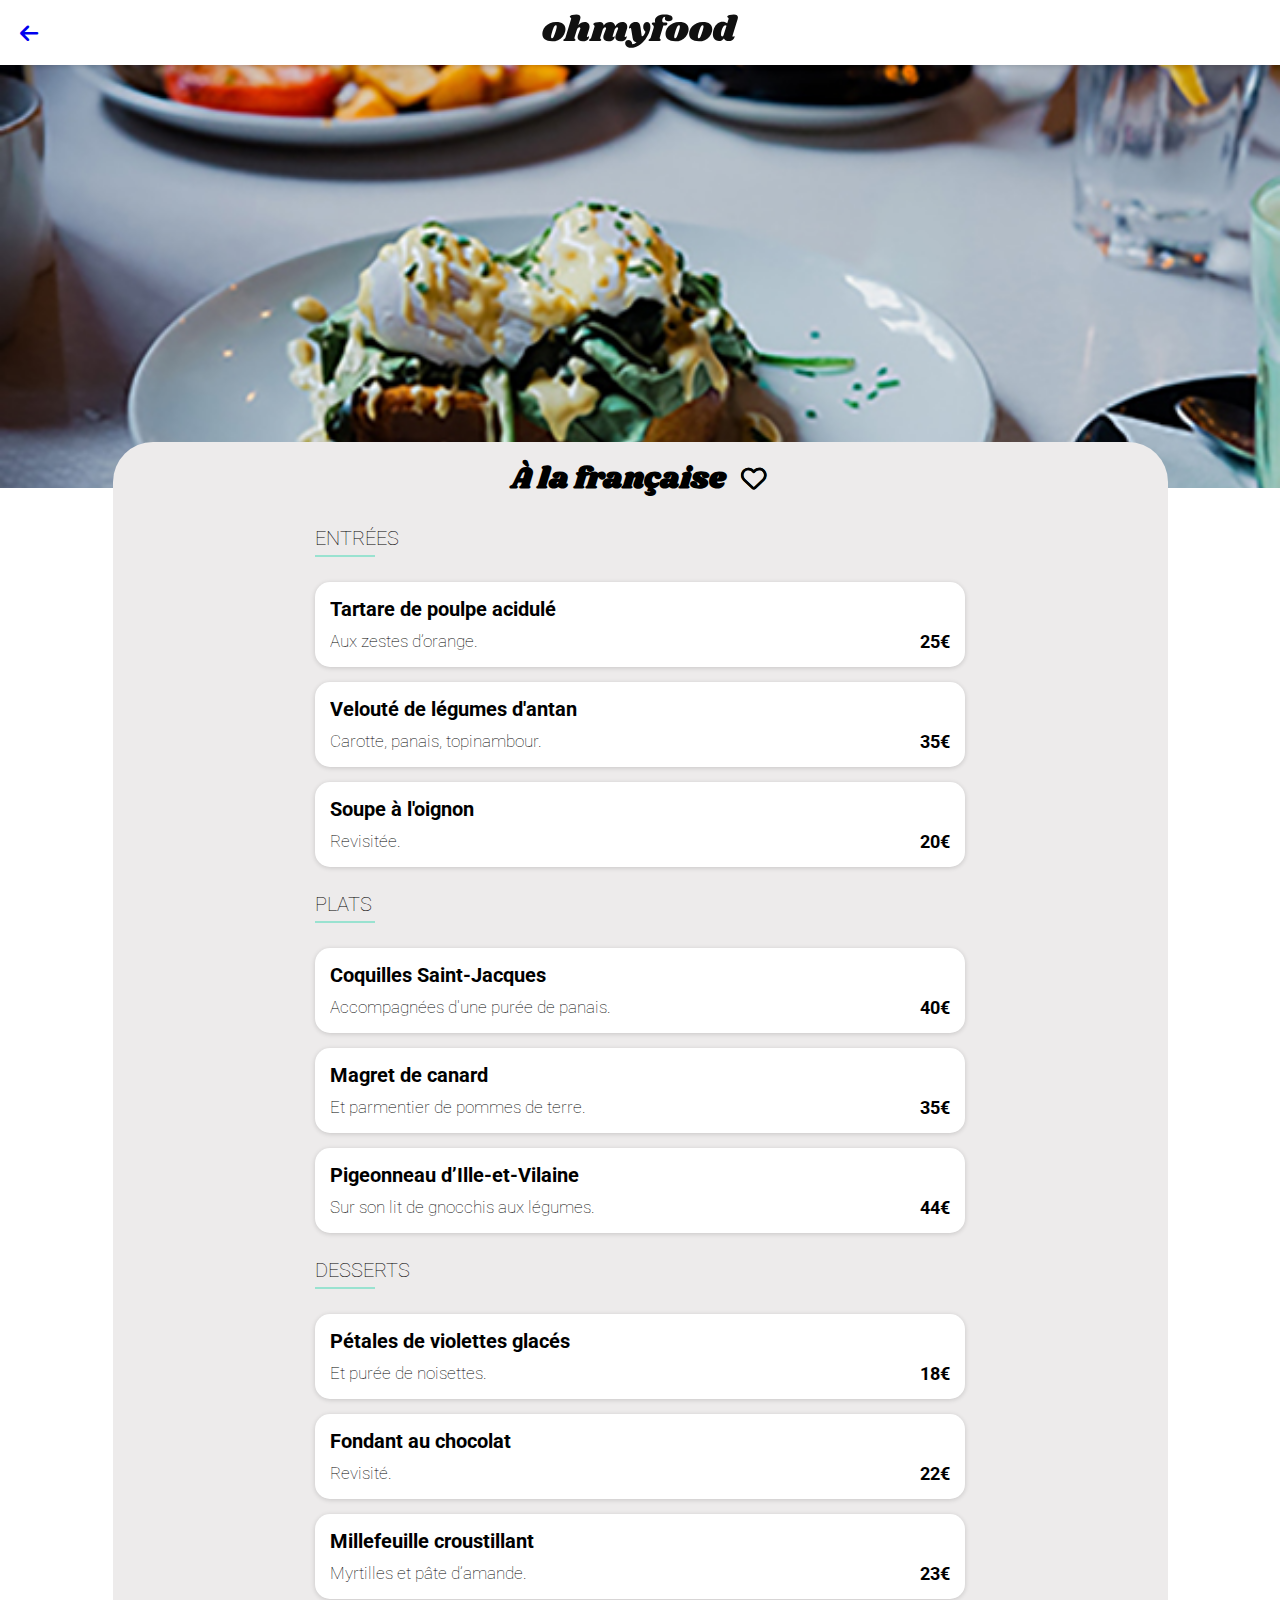
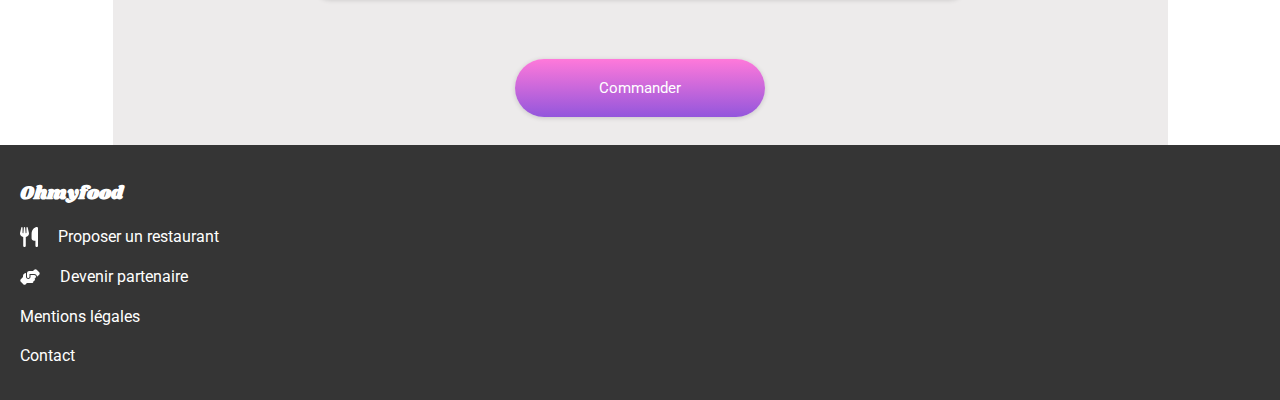
<file: Menu_A_la_française.html>
<!DOCTYPE html>
<html lang="fr">

<head>
  <meta charset="UTF-8" />
  <link rel="stylesheet" href="https://cdnjs.cloudflare.com/ajax/libs/font-awesome/6.1.1/css/all.min.css">
  <meta http-equiv="X-UA-Compatible" content="IE=edge" />
  <meta name="viewport" content="width=device-width, initial-scale=1.0" />
  <title>ohmyfood</title>
  <link rel="stylesheet" href="./sass/style.css" />
</head>

<body>
  <header>

    <div><a href="./index.html"><i class="fa-solid fa-arrow-left"></i></a></div>
    <div class="ohmyfood-logo">
      <img src="./images/logo/ohmyfood@2x.svg" alt="ohmyfood">
    </div>
  </header>
  <div class="img-header">
    <img src="./images/restaurants/toa-heftiba-DQKerTsQwi0-unsplash.jpg" alt="photo">
  </div>
  <section class="starter">
    <div class="starter-header">
    <h1 class="big-title">À la française</h1>
    <div class="coeur coeur-relative"><i class="fa-regular fa-heart my-heart-empty"></i>
      <i class="fa-solid fa-heart my-heart-full"></i></div>
      </div>
    <section class="big-section">
      <h2>ENTRÉES</h2>
      <hr />
      <section class="list-section">
        <div class="item-in-section">
          <div>
            <h3>Tartare de poulpe acidulé</h3>
            <div class="span-p-display-flex">
              <span>Aux zestes d’orange.
              </span>
              <p>25€</p>
            </div>
          </div>
          <div class="add-item">
            <img src="./images/icons/circle-check-solid.svg" alt="">
          </div>
        </div>

        <div class="item-in-section">
          <div>
            <h3>Velouté de légumes d'antan</h3>
            <div class="span-p-display-flex">
              <span>Carotte, panais, topinambour.
              </span>
              <p>35€</p>
            </div>
          </div>
          <div class="add-item">
            <img src="./images/icons/circle-check-solid.svg" alt="">
          </div>
        </div>

        <div class="item-in-section">
          <div>
            <h3>Soupe à l'oignon</h3>
            <div class="span-p-display-flex">
              <span>Revisitée.
              </span>
              <p>20€</p>
            </div>
          </div>
          <div class="add-item">
            <img src="./images/icons/circle-check-solid.svg" alt="">
          </div>
        </div>
      </section>
    </section>

    <section class="big-section">
      <h2>PLATS</h2>
      <hr />
      <section class="list-section">
        <div class="item-in-section">
          <div>
            <h3>Coquilles Saint-Jacques</h3>
            <div class="span-p-display-flex">
              <span>Accompagnées d'une purée de panais.
              </span>
              <p>40€</p>
            </div>
          </div>
          <div class="add-item">
            <img src="./images/icons/circle-check-solid.svg" alt="">
          </div>
        </div>

        <div class="item-in-section">
          <div>
            <h3>Magret de canard</h3>
            <div class="span-p-display-flex">
              <span>Et parmentier de pommes de terre.
              </span>
              <p>35€</p>
            </div>
          </div>
          <div class="add-item">
            <img src="./images/icons/circle-check-solid.svg" alt="">
          </div>
        </div>

        <div class="item-in-section">
          <div>
            <h3>Pigeonneau d’Ille-et-Vilaine</h3>
            <div class="span-p-display-flex">
              <span>Sur son lit de gnocchis aux légumes.
              </span>
              <p>44€</p>
            </div>
          </div>
          <div class="add-item">
            <img src="./images/icons/circle-check-solid.svg" alt="">
          </div>
        </div>
      </section>
    </section>

    <section class="big-section">
      <h2>DESSERTS</h2>
      <hr>
      <section class="list-section">
        <div class="item-in-section">
          <div>
            <h3>Pétales de violettes glacés</h3>
            <div class="span-p-display-flex">
              <span>Et purée de noisettes.
              </span>
              <p>18€</p>
            </div>
          </div>
          <div class="add-item">
            <img src="./images/icons/circle-check-solid.svg" alt="">
          </div>
        </div>

        <div class="item-in-section">
          <div>
            <h3>Fondant au chocolat</h3>
            <div class="span-p-display-flex">
              <span>Revisité.
              </span>
              <p>22€</p>
            </div>
          </div>
          <div class="add-item">
            <img src="./images/icons/circle-check-solid.svg" alt="">
          </div>
        </div>

        <div class="item-in-section">
          <div>
            <h3>Millefeuille croustillant</h3>
            <div class="span-p-display-flex">
              <span>Myrtilles et pâte d’amande.
              </span>
              <p>23€</p>
            </div>
          </div>
          <div class="add-item">
            <img src="./images/icons/circle-check-solid.svg" alt="">
          </div>
        </div>
      </section>
      
      <a href="#restaurant" title="Commander" class="btn">
        Commander 
      </a> 
    </section>
  </section>
  <footer>
    <div>
        <div class="menu-footer">
            <!-- title -->
            <h3>Ohmyfood</h3>
            <p class="icon-footer">
                <img src="./images/icons/utensils-solid.svg" alt="Proposer un restaurant">
                <span>Proposer un restaurant</span>
            </p>

            <div class="icon-footer">
                <img src="./images/icons/handshake-angle-solid.svg" alt="Devenir partenaire">
                <span>Devenir partenaire</span>
            </div>
            <p>Mentions légales</p>

        <a href="mailto:contact@ohmyfood.fr"> Contact</a>
        </div>

        
    </div>
</footer>
</body>

</html>
</file>
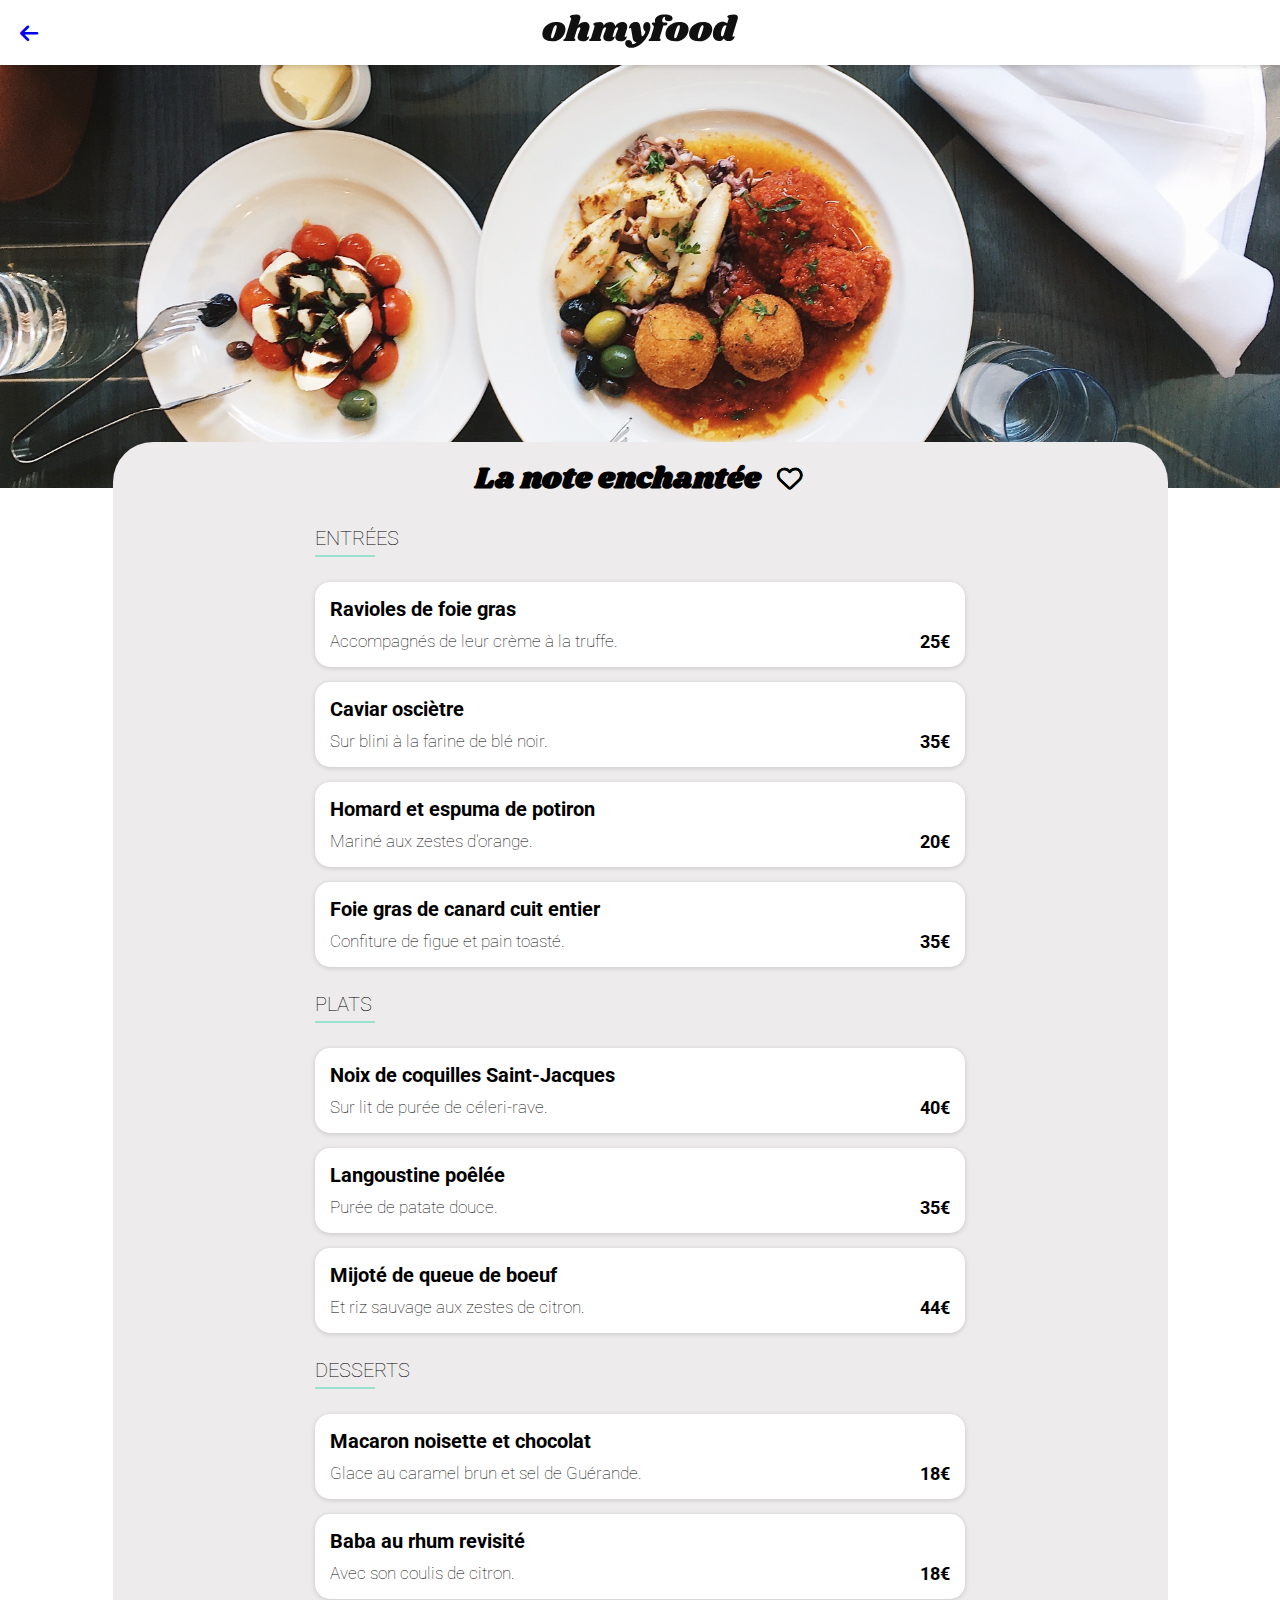
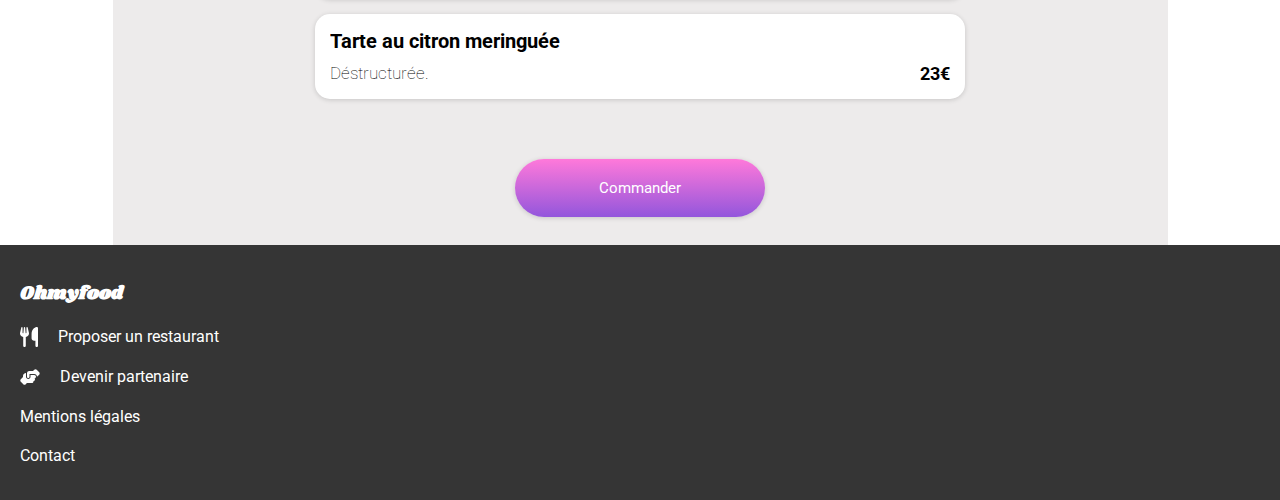
<file: Menu_La_note_enchantee.html>
<!DOCTYPE html>
<html lang="fr">
  <head>
    <meta charset="UTF-8" />
    <link rel="stylesheet" href="https://cdnjs.cloudflare.com/ajax/libs/font-awesome/6.1.1/css/all.min.css">
    <meta http-equiv="X-UA-Compatible" content="IE=edge" />
    <meta name="viewport" content="width=device-width, initial-scale=1.0" />
    <title>ohmyfood</title>
    <link rel="stylesheet" href="./sass/style.css" />
  </head>

  <body>
    <header>
      
      <div><a href="./index.html"><i class="fa-solid fa-arrow-left"></i></a></div>
      <div class="ohmyfood-logo"> 
        <img src="./images/logo/ohmyfood@2x.svg" alt="ohmyfood" />
      </div>
    </header>
    <div class="img-header">
      <img
        src="./images/restaurants/SOURCES/stil-u2Lp8tXIcjw-unsplash.jpg"
        alt="photo"
      >
    </div>
    <section class="starter">
      <div class="starter-header">
      <h1 class="big-title">La note enchantée</h1>
      <div class="coeur coeur-relative"><i class="fa-regular fa-heart my-heart-empty"></i>
        <i class="fa-solid fa-heart my-heart-full"></i></div>
        </div>
      <section class="big-section">
        <h2>ENTRÉES</h2>
        <hr>
        <section class="list-section">
          <div class="item-in-section">
            <div>
              <h3>Ravioles de foie gras</h3>
              <div class="span-p-display-flex">
                <span
                  >Accompagnés de leur crème à la truffe.
                </span>
                <p>25€</p>
              </div>
            </div>
            <div class="add-item">
              <img src="./images/icons/circle-check-solid.svg" alt="">
            </div>
          </div>
          
          <div class="item-in-section">
            <div>
              <h3>Caviar osciètre</h3>
              <div class="span-p-display-flex">
                <span
                  >Sur blini à la farine de blé noir.
                </span>
                <p>35€</p>
              </div>
            </div>
            <div class="add-item">
              <img src="./images/icons/circle-check-solid.svg" alt="">
            </div>
          </div>
          
          <div class="item-in-section">
            <div>
              <h3>Homard et espuma de potiron</h3>
              <div class="span-p-display-flex">
                <span
                  >Mariné aux zestes d'orange.
                </span>
                <p>20€</p>
              </div>
            </div>
            <div class="add-item">
              <img src="./images/icons/circle-check-solid.svg" alt="">
            </div>
          </div>

          <div class="item-in-section">
            <div>
              <h3>Foie gras de canard cuit entier</h3>
              <div class="span-p-display-flex">
                <span
                  >Confiture de figue et pain toasté.
                </span>
                <p>35€</p>
              </div>
            </div>
            <div class="add-item">
              <img src="./images/icons/circle-check-solid.svg" alt="">
            </div>
          </div>

        </section>
      </section>

      <section class="big-section">
        <h2>PLATS</h2>
        <hr />
        <section class="list-section">
          <div class="item-in-section">
            <div>
              <h3>Noix de coquilles Saint-Jacques</h3>
              <div class="span-p-display-flex">
                <span
                  >Sur lit de purée de céleri-rave.
                </span>
                <p>40€</p>
              </div>
            </div>
            <div class="add-item">
              <img src="./images/icons/circle-check-solid.svg" alt="">
            </div>
          </div>
          
          <div class="item-in-section">
            <div>
              <h3>Langoustine poêlée</h3>
              <div class="span-p-display-flex">
                <span
                  >Purée de patate douce.
                </span>
                <p>35€</p>
              </div>
            </div>
            <div class="add-item">
              <img src="./images/icons/circle-check-solid.svg" alt="">
            </div>
          </div>
          
          <div class="item-in-section">
            <div>
              <h3>Mijoté de queue de boeuf</h3>
              <div class="span-p-display-flex">
                <span
                  >Et riz sauvage aux zestes de citron.
                </span>
                <p>44€</p>
              </div>
            </div>
            <div class="add-item">
              <img src="./images/icons/circle-check-solid.svg" alt="">
            </div>
          </div>
        </section>
      </section>

      <section class="big-section">
        <h2>DESSERTS</h2>
        <hr />
        <section class="list-section">
          <div class="item-in-section">
            <div>
              <h3>Macaron noisette et chocolat</h3>
              <div class="span-p-display-flex">
                <span
                  >Glace au caramel brun et sel de Guérande.
                </span>
                <p>18€</p>
              </div>
            </div>
            <div class="add-item">
              <img src="./images/icons/circle-check-solid.svg" alt="">
            </div>
          </div>
          
          <div class="item-in-section">
            <div>
              <h3>Baba au rhum revisité</h3>
              <div class="span-p-display-flex">
                <span
                  >Avec son coulis de citron.
                </span>
                <p>18€</p>
              </div>
            </div>
            <div class="add-item">
              <img src="./images/icons/circle-check-solid.svg" alt="">
            </div>
          </div>
          
          <div class="item-in-section">
            <div>
              <h3>Tarte au citron meringuée</h3>
              <div class="span-p-display-flex">
                <span
                  >Déstructurée.
                </span>
                <p>23€</p>
              </div>
            </div>
            <div class="add-item">
              <img src="./images/icons/circle-check-solid.svg" alt="">
            </div>
          </div>
        </section>
        <div class="btn-command">
          <a href="#restaurant" title="Commander" class="btn">
            Commander 
          </a>
        </div>
      </section>
    </section>
    <footer>
      <div>
          <div class="menu-footer">
              <!-- title -->
              <h3>Ohmyfood</h3>
              <p class="icon-footer">
                  <img src="./images/icons/utensils-solid.svg" alt="Proposer un restaurant">
                  <span>Proposer un restaurant</span>
              </p>

              <div class="icon-footer">
                  <img src="./images/icons/handshake-angle-solid.svg" alt="Devenir partenaire">
                  <span>Devenir partenaire</span>
              </div>
              <p>Mentions légales</p>

          <a href="mailto:contact@ohmyfood.fr"> Contact</a>
          </div>

          
      </div>
  </footer>
</body>

</html>
</file>
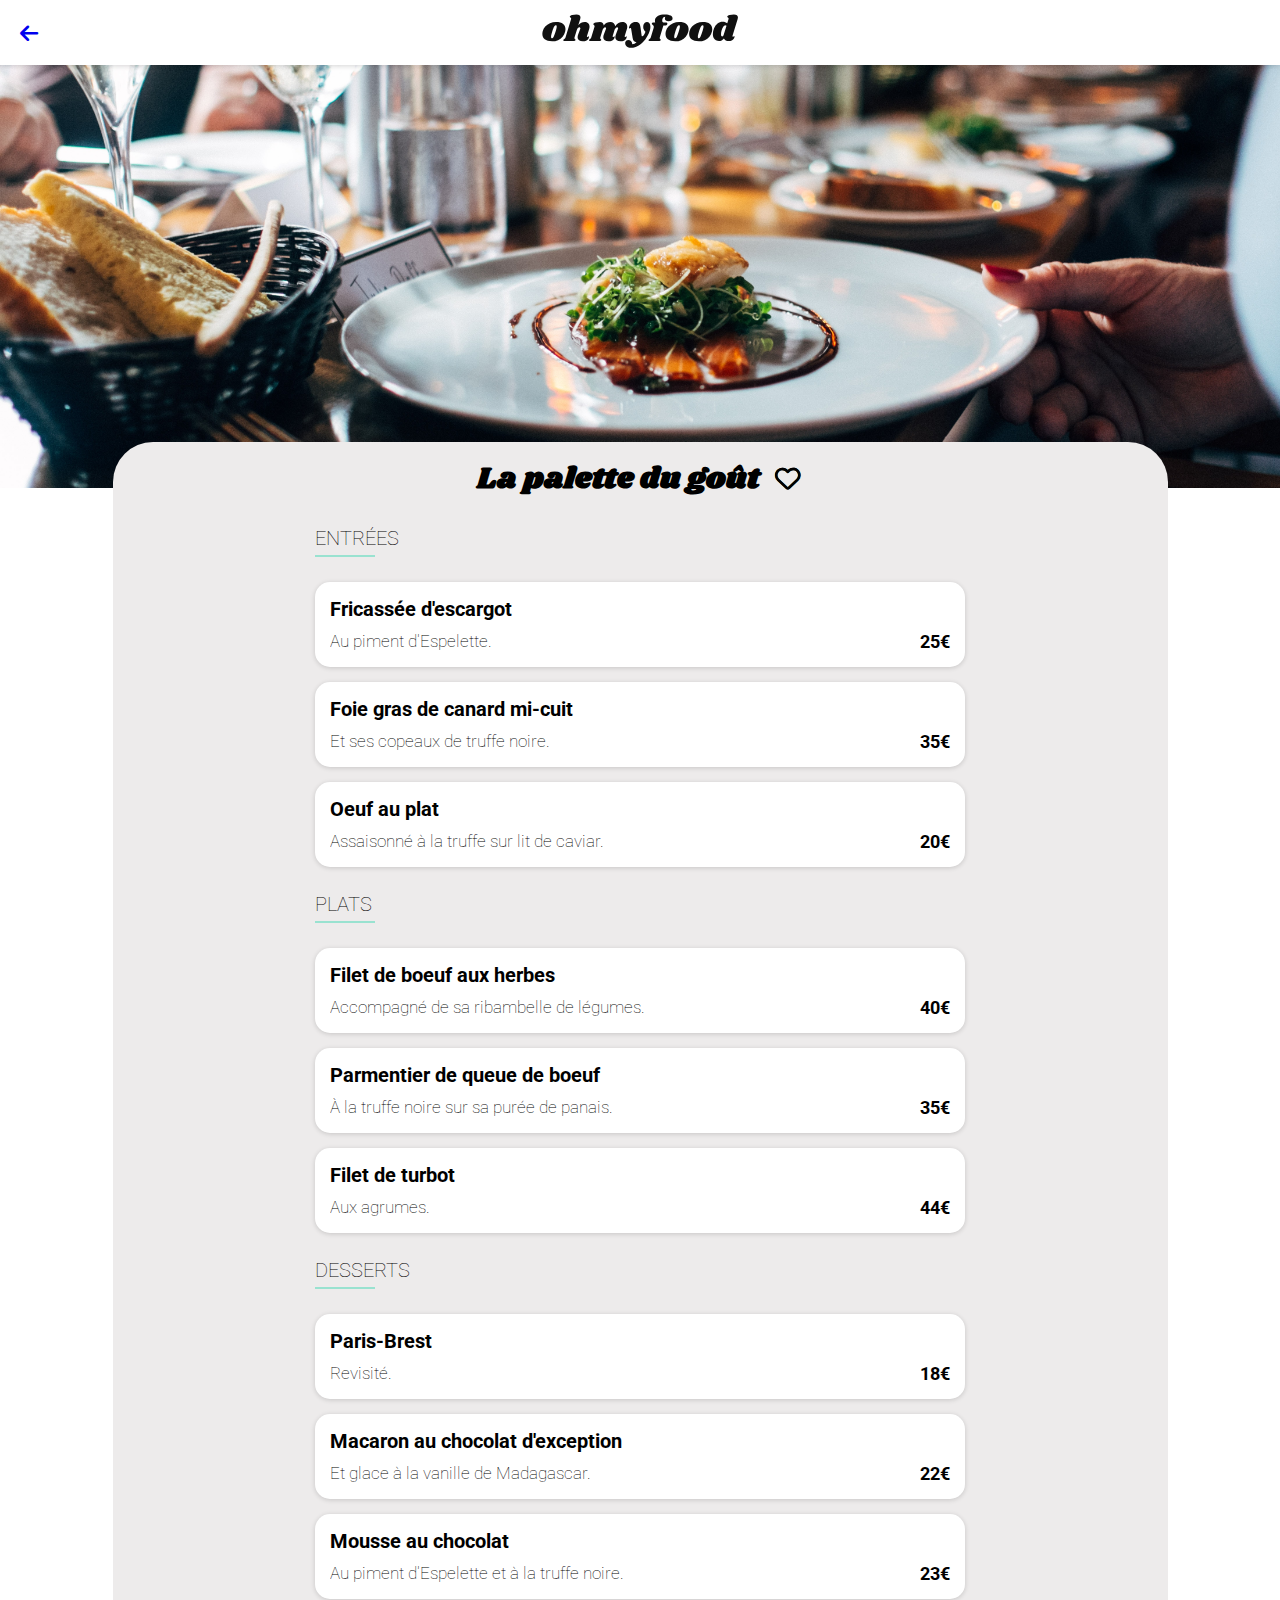
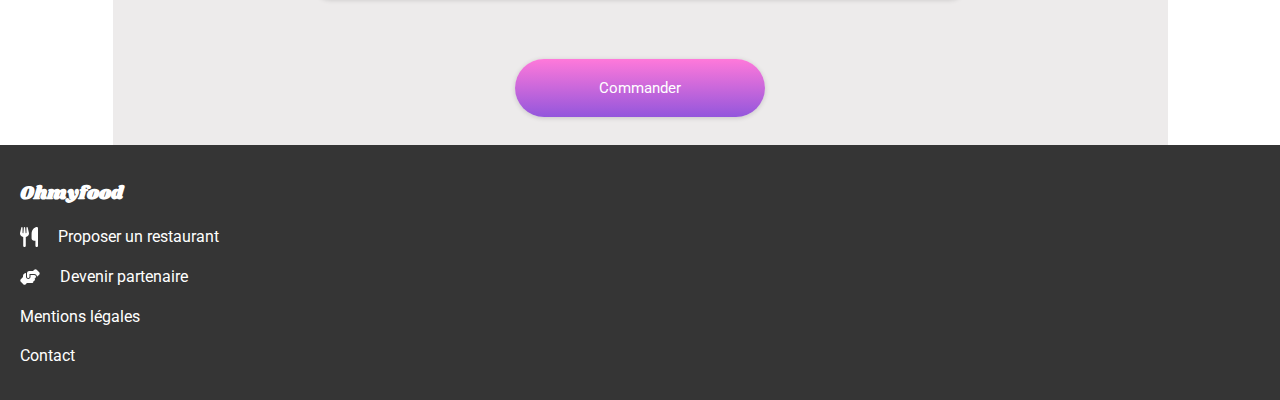
<file: Menu_La_palette_du_gout.html>
<!DOCTYPE html>
<html lang="fr">
  <head>
    <meta charset="UTF-8" />
    <link rel="stylesheet" href="https://cdnjs.cloudflare.com/ajax/libs/font-awesome/6.1.1/css/all.min.css">
    <meta http-equiv="X-UA-Compatible" content="IE=edge" />
    <meta name="viewport" content="width=device-width, initial-scale=1.0" />
    <title>ohmyfood</title>
    <link rel="stylesheet" href="./sass/style.css" />
  </head>

  <body>
    <header>
      
      <div><a href="./index.html"><i class="fa-solid fa-arrow-left"></i></a></div>
      <div class="ohmyfood-logo"> 
        <img src="./images/logo/ohmyfood@2x.svg" alt="ohmyfood" />
      </div>
    </header>
    <div class="img-header">
      <img
        src="./images/restaurants/SOURCES/jay-wennington-N_Y88TWmGwA-unsplash.jpg"
        alt="photo">
    </div>
    <section class="starter">
      <div class="starter-header">
      <h1 class="big-title">La palette du goût</h1>
      <div class="coeur coeur-relative"><i class="fa-regular fa-heart my-heart-empty"></i>
        <i class="fa-solid fa-heart my-heart-full"></i></div>
        </div>
      <section class="big-section">
        <h2>ENTRÉES</h2>
        <hr>
        <section class="list-section">
          <div class="item-in-section">
            <div>
              <h3>Fricassée d'escargot</h3>
              <div class="span-p-display-flex">
                <span
                  >Au piment d'Espelette.
                </span>
                <p>25€</p>
              </div>
            </div>
            <div class="add-item">
              <img src="./images/icons/circle-check-solid.svg" alt="">
            </div>
          </div>
          
          <div class="item-in-section">
            <div>
              <h3>Foie gras de canard mi-cuit</h3>
              <div class="span-p-display-flex">
                <span
                  >Et ses copeaux de truffe noire.
                </span>
                <p>35€</p>
              </div>
            </div>
            <div class="add-item">
              <img src="./images/icons/circle-check-solid.svg" alt="">
            </div>
          </div>
          
          <div class="item-in-section">
            <div>
              <h3>Oeuf au plat</h3>
              <div class="span-p-display-flex">
                <span
                  >Assaisonné à la truffe sur lit de caviar.
                </span>
                <p>20€</p>
              </div>
            </div>
            <div class="add-item">
              <img src="./images/icons/circle-check-solid.svg" alt="">
            </div>
          </div>

        </section>
      </section>

      <section class="big-section">
        <h2>PLATS</h2>
        <hr>
        <section class="list-section">
          <div class="item-in-section">
            <div>
              <h3>Filet de boeuf aux herbes</h3>
              <div class="span-p-display-flex">
                <span
                  >Accompagné de sa ribambelle de légumes.
                </span>
                <p>40€</p>
              </div>
            </div>
            <div class="add-item">
              <img src="./images/icons/circle-check-solid.svg" alt="">
            </div>
          </div>
          
          <div class="item-in-section">
            <div>
              <h3>Parmentier de queue de boeuf</h3>
              <div class="span-p-display-flex">
                <span
                  >À la truffe noire sur sa purée de panais.
                </span>
                <p>35€</p>
              </div>
            </div>
            <div class="add-item">
              <img src="./images/icons/circle-check-solid.svg" alt="">
            </div>
          </div>
          
          <div class="item-in-section">
            <div>
              <h3>Filet de turbot</h3>
              <div class="span-p-display-flex">
                <span
                  >Aux agrumes.
                </span>
                <p>44€</p>
              </div>
            </div>
            <div class="add-item">
              <img src="./images/icons/circle-check-solid.svg" alt="">
            </div>
          </div>
        </section>
      </section>

      <section class="big-section">
        <h2>DESSERTS</h2>
        <hr>
        <section class="list-section">
          <div class="item-in-section">
            <div>
              <h3>Paris-Brest</h3>
              <div class="span-p-display-flex">
                <span
                  >Revisité.
                </span>
                <p>18€</p>
              </div>
            </div>
            <div class="add-item">
              <img src="./images/icons/circle-check-solid.svg" alt="">
            </div>
          </div>
          
          <div class="item-in-section">
            <div>
              <h3>Macaron au chocolat d'exception</h3>
              <div class="span-p-display-flex">
                <span
                  >Et glace à la vanille de Madagascar.
                </span>
                <p>22€</p>
              </div>
            </div>
            <div class="add-item">
              <img src="./images/icons/circle-check-solid.svg" alt="">
            </div>
          </div>
          
          <div class="item-in-section">
            <div>
              <h3>Mousse au chocolat</h3>
              <div class="span-p-display-flex">
                <span
                  >Au piment d'Espelette et à la truffe noire.
                </span>
                <p>23€</p>
              </div>
            </div>
            <div class="add-item">
              <img src="./images/icons/circle-check-solid.svg" alt="">
            </div>
          </div>
        </section>
        <div class="btn-command">
          <a href="#restaurant" title="Commander" class="btn">
            Commander 
          </a>
        </div>
      </section>
    </section>
    <footer>
      <div>
          <div class="menu-footer">
              <!-- title -->
              <h3>Ohmyfood</h3>
              <p class="icon-footer">
                  <img src="./images/icons/utensils-solid.svg" alt="Proposer un restaurant">
                  <span>Proposer un restaurant</span>
              </p>

              <div class="icon-footer">
                  <img src="./images/icons/handshake-angle-solid.svg" alt="Devenir partenaire">
                  <span>Devenir partenaire</span>
              </div>
              <p>Mentions légales</p>

          <a href="mailto:contact@ohmyfood.fr"> Contact</a>
          </div>

          
      </div>
  </footer>
</body>

</html>
</file>
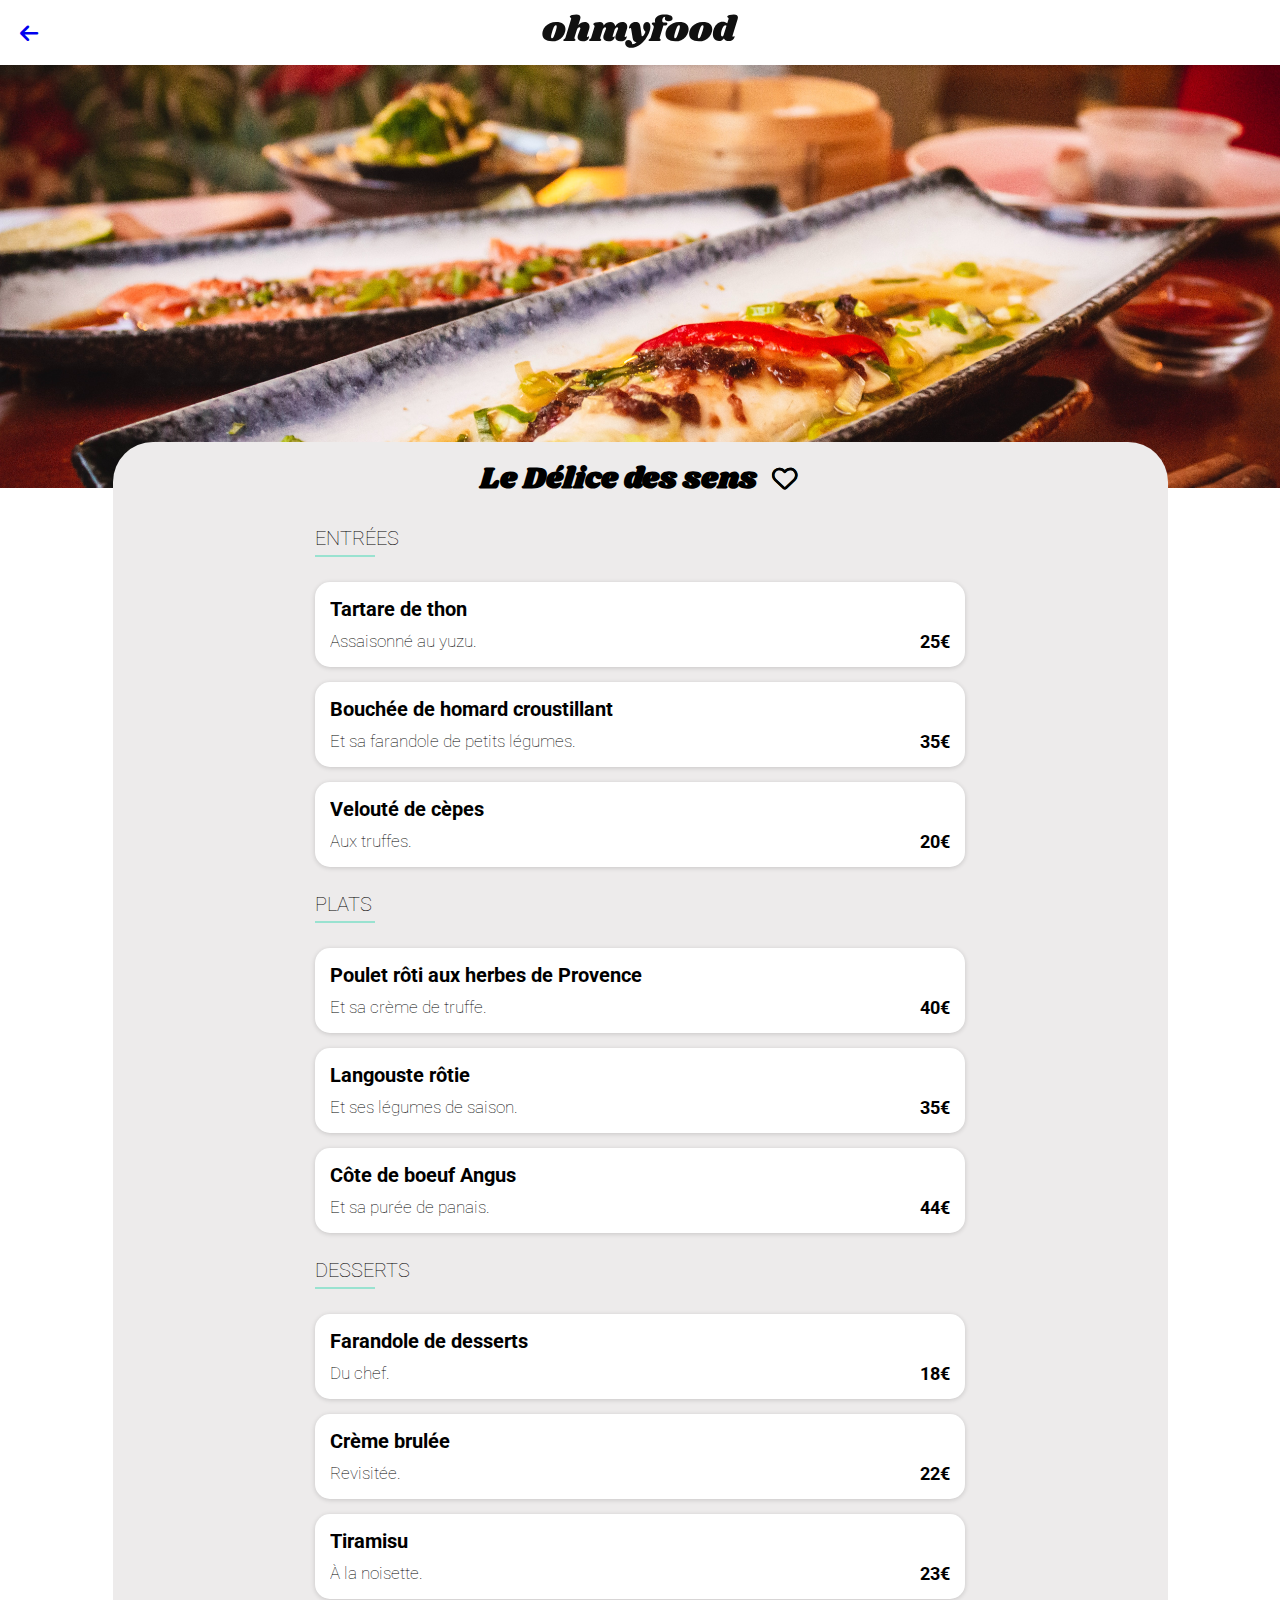
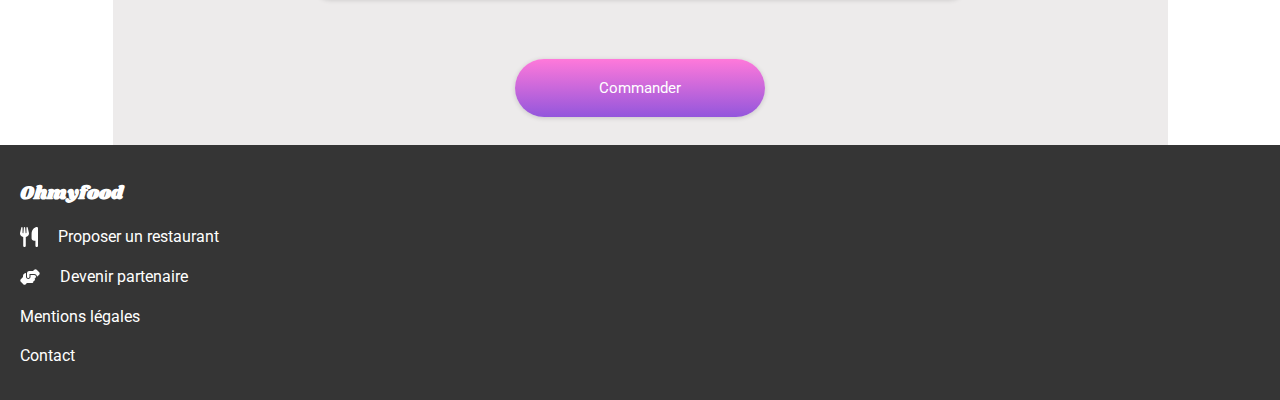
<file: Menu_Le_delice_des_sens.html>
<!DOCTYPE html>
<html lang="fr">
  <head>
    <meta charset="UTF-8" />
    <link rel="stylesheet" href="https://cdnjs.cloudflare.com/ajax/libs/font-awesome/6.1.1/css/all.min.css">
    <meta http-equiv="X-UA-Compatible" content="IE=edge" />
    <meta name="viewport" content="width=device-width, initial-scale=1.0" />
    <title>ohmyfood</title>
    <link rel="stylesheet" href="./sass/style.css" />
  </head>

  <body>
    <header>
      
      <div><a href="./index.html"><i class="fa-solid fa-arrow-left"></i></a></div>
      <div class="ohmyfood-logo"> 
        <img src="./images/logo/ohmyfood@2x.svg" alt="ohmyfood" />
      </div>
    </header>
    <div class="img-header">
      <img
        src="./images/restaurants/SOURCES/louis-hansel-shotsoflouis-qNBGVyOCY8Q-unsplash.jpg"
        alt="photo"
      >
    </div>
    <section class="starter">
      <div class="starter-header">
      <h1 class="big-title">Le Délice des sens</h1>
      <div class="coeur coeur-relative"><i class="fa-regular fa-heart my-heart-empty"></i>
        <i class="fa-solid fa-heart my-heart-full"></i></div>
        </div>
      <section class="big-section">
        <h2>ENTRÉES</h2>
        <hr>
        <section class="list-section">
          <div class="item-in-section">
            <div>
              <h3>Tartare de thon</h3>
              <div class="span-p-display-flex">
                <span
                  >Assaisonné au yuzu.
                </span>
                <p>25€</p>
              </div>
            </div>
            <div class="add-item">
              <img src="./images/icons/circle-check-solid.svg" alt="">
            </div>
          </div>
          
          <div class="item-in-section">
            <div>
              <h3>Bouchée de homard croustillant </h3>
              <div class="span-p-display-flex">
                <span
                  >Et sa farandole de petits légumes.
                </span>
                <p>35€</p>
              </div>
            </div>
            <div class="add-item">
              <img src="./images/icons/circle-check-solid.svg" alt="">
            </div>
          </div>
          
          <div class="item-in-section">
            <div>
              <h3>Velouté de cèpes</h3>
              <div class="span-p-display-flex">
                <span
                  >Aux truffes.
                </span>
                <p>20€</p>
              </div>
            </div>
            <div class="add-item">
              <img src="./images/icons/circle-check-solid.svg" alt="">
            </div>
          </div>

        </section>
      </section>

      <section class="big-section">
        <h2>PLATS</h2>
        <hr>
        <section class="list-section">
          <div class="item-in-section">
            <div>
              <h3>Poulet rôti aux herbes de Provence</h3>
              <div class="span-p-display-flex">
                <span
                  >Et sa crème de truffe.
                </span>
                <p>40€</p>
              </div>
            </div>
            <div class="add-item">
              <img src="./images/icons/circle-check-solid.svg" alt="">
            </div>
          </div>
          
          <div class="item-in-section">
            <div>
              <h3>Langouste rôtie</h3>
              <div class="span-p-display-flex">
                <span
                  >Et ses légumes de saison.
                </span>
                <p>35€</p>
              </div>
            </div>
            <div class="add-item">
              <img src="./images/icons/circle-check-solid.svg" alt="">
            </div>
          </div>
          
          <div class="item-in-section">
            <div>
              <h3>Côte de boeuf Angus </h3>
              <div class="span-p-display-flex">
                <span
                  >Et sa purée de panais.
                </span>
                <p>44€</p>
              </div>
            </div>
            <div class="add-item">
              <img src="./images/icons/circle-check-solid.svg" alt="">
            </div>
          </div>
        </section>
      </section>

      <section class="big-section">
        <h2>DESSERTS</h2>
        <hr>
        <section class="list-section">
          <div class="item-in-section">
            <div>
              <h3>Farandole de desserts</h3>
              <div class="span-p-display-flex">
                <span
                  >Du chef.
                </span>
                <p>18€</p>
              </div>
            </div>
            <div class="add-item">
              <img src="./images/icons/circle-check-solid.svg" alt="">
            </div>
          </div>
          
          <div class="item-in-section">
            <div>
              <h3>Crème brulée</h3>
              <div class="span-p-display-flex">
                <span
                  >Revisitée.
                </span>
                <p>22€</p>
              </div>
            </div>
            <div class="add-item">
              <img src="./images/icons/circle-check-solid.svg" alt="">
            </div>
          </div>
          
          <div class="item-in-section">
            <div>
              <h3>Tiramisu</h3>
              <div class="span-p-display-flex">
                <span
                  >À la noisette.
                </span>
                <p>23€</p>
              </div>
            </div>
            <div class="add-item">
              <img src="./images/icons/circle-check-solid.svg" alt="">
            </div>
          </div>
        </section>
        <div class="btn-command">
          <a href="#restaurant" title="Commander" class="btn">
            Commander 
          </a>
        </div>
      </section>
    </section>
    <footer>
      <div>
          <div class="menu-footer">
              <!-- title -->
              <h3>Ohmyfood</h3>
              <p class="icon-footer">
                  <img src="./images/icons/utensils-solid.svg" alt="Proposer un restaurant">
                  <span>Proposer un restaurant</span>
              </p>

              <div class="icon-footer">
                  <img src="./images/icons/handshake-angle-solid.svg" alt="Devenir partenaire">
                  <span>Devenir partenaire</span>
              </div>
              <p>Mentions légales</p>

          <a href="mailto:contact@ohmyfood.fr"> Contact</a>
          </div>

          
      </div>
  </footer>
</body>

</html>
</file>
<file: sass/style.css>
@charset "UTF-8";
@import url("https://fonts.googleapis.com/css2?family=Shrikhand&display=swap");
@import url("https://fonts.googleapis.com/css2?family=Roboto:wght@100;300;400;500;700&family=Shrikhand&display=swap");
.coeur {
  transition: all 2s;
  position: absolute;
  top: 10px;
  right: 10px;
}
.coeur.coeur-relative {
  position: relative;
  top: 0;
  right: inherit;
}
.coeur .my-heart-empty,
.coeur .my-heart-full {
  transition: all 1s;
}
.coeur:hover .my-heart-empty {
  opacity: 0;
}
.coeur:hover .my-heart-full {
  opacity: 1;
}

.my-heart-full {
  opacity: 0;
  background-image: -webkit-linear-gradient(#ffabc1, #356ad2);
  background-clip: text;
  -webkit-background-clip: text;
  color: transparent;
}

.my-heart-empty {
  opacity: 1;
  background: black;
  background-clip: text;
  -webkit-background-clip: text;
}

.coeur {
  width: 27px;
  height: 27px;
  display: flex;
  justify-content: center;
  align-items: center;
  margin-top: 0;
  margin-right: 2px;
  font-size: 1.6rem;
}
.coeur i {
  position: absolute;
}

* {
  box-sizing: border-box;
  margin: 0;
  padding: 0;
}

.loading {
  display: flex;
  justify-content: center;
  align-items: center;
  position: fixed;
  background: #e8e8e8;
  inset: 0;
  height: 100vh;
  z-index: 100;
  opacity: 0.95;
  animation: disappear 1s forwards;
  transform-origin: top;
}

.loading-spinner {
  display: block;
  position: relative;
  width: 250px;
  height: 250px;
  border-radius: 50%;
  border: 7px solid transparent;
  border-top-color: #9356dc;
  animation: spin 1s linear infinite;
}

.loading-spinner::before,
.loading-spinner::after {
  content: "";
  position: absolute;
  border-radius: 50%;
  border: 7px solid transparent;
}

.loading-spinner::before {
  top: 10px;
  left: 10px;
  right: 10px;
  bottom: 10px;
  border-top-color: #ff79da;
  animation: spin 1s linear infinite;
}

.loading-spinner::after {
  top: 25px;
  left: 25px;
  right: 25px;
  bottom: 25px;
  border-top-color: #99e2d0;
  animation: spin 1s linear infinite;
}
@keyframes spin {
  0% {
    transform: rotate(0deg);
  }
  100% {
    transform: rotate(360deg);
  }
}
@keyframes disappear {
  from {
    transform: scale(1);
  }
  to {
    visibility: hidden;
  }
}
/*-----------------------------------------GROS TITRE-----------------------------------------*/
h1 {
  font-size: 30px;
  font-family: Shrikhand;
}

.img-header img {
  width: 100%;
  height: 423px;
  -o-object-fit: cover;
     object-fit: cover;
}

header {
  position: relative;
  z-index: 1000;
  display: flex;
  align-items: center;
  justify-content: center;
  width: 100%;
  height: 65px;
  box-shadow: 0 1px 5px 0 rgba(0, 0, 0, 0.16);
  background-color: white;
  top: 0;
}

.paris-belleville {
  width: 100%;
  height: 48px;
  background-color: #eaeaea;
  display: flex;
  align-items: center;
  justify-content: center;
}
.paris-belleville .icon {
  margin-right: 10px;
}
.paris-belleville p {
  font-family: roboto;
  font-size: 16px;
}
.paris-belleville .fa-location-dot {
  margin-right: 8px;
}

.bg-grey {
  padding: 2em 0;
}

.bg-grey p {
  text-align: center;
  font-family: "roboto";
  margin-top: 30px;
  color: black;
  font-size: 1.2rem;
}

.section-bloc {
  padding: 0em 15px 2rem;
  /*-----------------------------------------ICON RUBRIQUE FONCTIONNEMENT)-----------------------------------------*/
}
.section-bloc.restau-bloc > div {
  display: flex;
  align-items: center;
  flex-wrap: nowrap;
  justify-content: center;
  gap: 20px;
}
@media screen and (max-width: 1440px) {
  .section-bloc.restau-bloc > div {
    flex-wrap: wrap;
  }
}
@media screen and (max-width: 768px) {
  .section-bloc.restau-bloc > div {
    flex-direction: column;
  }
}
.section-bloc.first-section {
  padding: 0;
}
.section-bloc:nth-child(odd) {
  background-color: #f7f7f7;
}
.section-bloc .card {
  position: relative;
  max-width: 100%;
  width: 100%;
  height: auto;
  background-color: #ffffff;
  box-shadow: 5px 5px 5px 1px #d2d2d2;
  overflow: hidden;
  border-radius: 20px;
  font-family: "roboto";
}
@media screen and (min-width: 768px) {
  .section-bloc .card {
    max-width: calc(50% - 20px);
  }
}
@media screen and (min-width: 992px) {
  .section-bloc .card {
    max-width: calc(25% - 20px);
    font-size: 13px;
  }
}
.section-bloc .card a {
  text-decoration: none;
  color: inherit;
}
.section-bloc .card .img-plats {
  height: 200px;
  width: 100%;
  -o-object-fit: cover;
     object-fit: cover;
  -o-object-position: bottom;
     object-position: bottom;
}
.section-bloc .card .bloc-badge {
  position: absolute;
  top: 25px;
  right: 20px;
  width: 100px;
  height: 30px;
  background-color: #99e2d0;
  font-family: "roboto";
  color: rgb(45, 146, 91);
  font-style: normal;
  display: flex;
  justify-content: center;
  align-items: center;
}
.section-bloc .card .card-body-resto {
  position: relative;
  padding: 15px;
  margin: 0 0 15px 0;
  margin-top: 5px;
}
.section-bloc .card .card-body-resto h2 {
  margin-bottom: 10px;
}
.section-bloc .card .card-body-resto p {
  font-size: 19px;
  font-weight: lighter;
}
.section-bloc h1 {
  font-family: "roboto";
  font-size: 30px;
  text-align: center;
}
.section-bloc .icon {
  height: 20px;
  width: 20px;
  display: flex;
  justify-content: center;
  align-items: center;
}

/*-----------------------------------------BOUTON (EXPLORER RESTO)-----------------------------------------*/
.btn {
  width: 250px;
  font-family: "roboto";
  font-size: 15px;
  text-decoration: none;
  text-align: center;
  color: white;
  background: linear-gradient(#ff79da, #9356dc);
  border-radius: 50px 50px 50px 50px;
  box-shadow: 0 1px 5px 0 rgba(0, 0, 0, 0.16);
  display: block;
  padding: 20px 20px;
  margin: 60px auto 13px auto;
}

.btn:hover {
  opacity: 0.33;
  text-decoration: none;
}

/*-----------------------------------------TITRE (FONCTIONNEMENT)-----------------------------------------*/
.title-section-bloc {
  font-family: "roboto";
  margin-left: 5px;
  padding: 25px 0;
  font-size: 25px;
}

/*-----------------------------------------TICKETS (choisissez, composez, dégustez) MAUVES-----------------------------------------*/
.ticket {
  position: relative;
  background-color: #ffffff;
  border-radius: 25px 25px 25px 25px;
  font-family: "roboto";
  font-style: normal;
  display: flex;
  justify-content: flex-start;
  align-items: center;
  padding: 0 30px;
  gap: 20px;
  max-width: 325px;
  width: calc(100% - 12.5px);
  margin-left: 12.5px;
  height: 70px;
  box-shadow: 0 1px 5px 0 rgba(0, 0, 0, 0.16);
  background-color: #ffffff;
}
.ticket.purple {
  background-color: #ffffff;
}
.ticket.mauve {
  background-color: #f5edff;
}
.ticket.mauve span {
  background-color: #9356dc;
}
.ticket.mauve .fa-store {
  color: #9356dc;
}
.ticket span {
  position: absolute;
  left: -12.5px;
  color: white;
  border-radius: 100%;
  background-color: #9356dc;
  height: 25px;
  width: 25px;
  display: flex;
  justify-content: center;
  align-items: center;
}

/*-----------------------------------------FOOTER-----------------------------------------*/
footer {
  padding: 20px;
  font-family: "roboto";
  color: white;
  max-width: 100%;
  background-color: #353535;
  /*-----------------------------------------CONTACT MAIL CIBLE BALISE a DANS FOOTER-----------------------------------------*/
}
footer a {
  display: block;
  text-decoration: none;
  color: white;
}
footer a:hover {
  color: #9356dc;
}

.icon-footer {
  display: flex;
  gap: 20px;
}
.icon-footer span {
  display: flex;
  font-size: 16px;
  width: 100%;
}

.menu-footer {
  display: flex;
  gap: 20px;
  padding: 15px 0;
}
.menu-footer img {
  width: 20px;
  height: 20px;
}
.menu-footer h3 {
  font-family: Shrikhand;
}

/*-----------------------------------------PAGE MENU-----------------------------------------*/
/*-----------------------------------------FLECHE RETOUR ACCUEIL-----------------------------------------*/
.fa-arrow-left {
  position: absolute;
  left: 20px;
  top: 35%;
  font-size: 1.3rem;
}

/*-----------------------------------------À la française-----------------------------------------*/
.big-title {
  font-family: shrikhand;
  font-size: 30px;
  border-top: 100px;
}
/*-----------------------------------------ICONE COEUR-----------------------------------------*/
.icon-heart-french {
  position: absolute;
  width: 27px;
  height: 27px;
  display: flex;
  justify-content: center;
  align-items: center;
  top: 15px;
  right: 15px;
}

.starter-header {
  display: flex;
  align-items: center;
  justify-content: center;
  gap: 15px;
}

/*-----------------------------------------BARRE VERTE-----------------------------------------*/
hr {
  width: 60px;
  border: 1.5px solid #99e2d0;
  margin-top: 5px;
}

/*-----------------------------------------TITRE ENTRÉES-----------------------------------------*/
.starter {
  padding: 15px;
  max-width: 1055px;
  width: 100%;
  margin: -50px auto 0;
  background-color: #edebeb;
  border-radius: 40px 40px 0px 0px;
  position: relative;
  /*-----------------------------------------TOUTES LES ENTRÉES-----------------------------------------*/
}
.starter .big-section {
  max-width: 650px;
  width: 100%;
  margin: 25px auto 0;
  /*-----------------------------------------TITRE "ENTRÉES"-----------------------------------------*/
  /*-----------------------------------------DIV TITRE LISTE ENTRÉES-----------------------------------------*/
}
.starter .big-section h2 {
  font-family: roboto;
  font-weight: lighter;
  font-size: 20px;
}
.starter .big-section .list-section {
  gap: 15px;
  margin-top: 25px;
  /*-----------------------------------------RESPONSIVE-----------------------------------------*/
  display: flex;
  flex-direction: column;
}
.starter .big-section .list-section .item-in-section {
  overflow: hidden;
  cursor: pointer;
  display: flex;
  align-items: center;
  width: 100%;
  background-color: rgb(255, 255, 255);
  border-radius: 15px;
  box-shadow: 0 1px 5px 0 rgba(0, 0, 0, 0.16);
  padding: 15px 0;
  position: relative;
  /*-----------------------------------------ANIMATION DES ONGLETS PLATS-----------------------------------------*/
  animation: showItem 0.6s ease both;
  /*-----------------------------------------TITRE ENTRÉES-----------------------------------------*/
  /*-----------------------------------------ACCOMPAGNEMENT ENTRÉES-----------------------------------------*/
  /*-----------------------------------------PRIX ENTRÉES-----------------------------------------*/
}
.starter .big-section .list-section .item-in-section:nth-child(1) {
  animation-delay: 0.6s;
}
.starter .big-section .list-section .item-in-section:nth-child(2) {
  animation-delay: 1s;
}
.starter .big-section .list-section .item-in-section:nth-child(3) {
  animation-delay: 1.4s;
}
@keyframes showItem {
  0% {
    opacity: 0;
    transform: translateY(15px);
  }
  100% {
    opacity: 1;
    transform: translateY(0px);
  }
}
.starter .big-section .list-section .item-in-section:hover {
  padding-right: 90px;
}
.starter .big-section .list-section .item-in-section:hover .add-item {
  width: 83px;
}
.starter .big-section .list-section .item-in-section:hover .add-item img {
  transform: rotate(360deg);
}
.starter .big-section .list-section .item-in-section:hover span {
  animation: item-in-section 0.5s ease both;
}
.starter .big-section .list-section .item-in-section div:first-child {
  /*Force la taille du premier div à prendre toute la place qu'il peu prendre */
  flex: 1;
  padding: 0 15px;
  max-width: 100%;
}
.starter .big-section .list-section .item-in-section h3 {
  font-family: roboto;
  font-size: 20px;
  margin: 0px 0px 10px 0px;
  text-overflow: ellipsis;
  overflow: hidden;
  white-space: nowrap;
}
.starter .big-section .list-section .item-in-section span {
  font-family: roboto;
  font-size: 17px;
  font-weight: lighter;
  display: block;
}
.starter .big-section .list-section .item-in-section p {
  justify-content: left;
  font-family: roboto;
  font-size: 18px;
  font-weight: bold;
}
.starter .big-section .list-section .item-in-section .span-p-display-flex span {
  text-overflow: ellipsis;
  overflow: hidden;
  white-space: nowrap;
  width: 100%;
}
.starter .big-section .list-section .item-in-section .add-item {
  align-items: center;
  justify-content: center;
  display: flex;
  background-color: #99e2d0;
  transition: 0.3s all;
  width: 0px;
  position: absolute;
  top: 0;
  right: 0;
  bottom: 0;
}
.starter .big-section .list-section .item-in-section .add-item img {
  width: 30px;
  transform: rotate(0deg);
  transition: 0.3s all;
}
@keyframes item-in-section {
  0% {
    width: 365px;
  }
  100% {
    width: 200px;
  }
}

/*-----------------------------------------ESPACE ENTRE ACCOMPAGNEMENT ET PRIX-----------------------------------------*/
.span-p-display-flex {
  display: flex;
  justify-content: space-between;
}

/*-----------------------------------------BOUTON COMMANDER-----------------------------------------*/
.btn-command a .btn {
  width: 230px;
  font-family: "roboto";
  font-size: 20px;
  text-decoration: none;
  text-align: center;
  color: white;
  background: linear-gradient(#ff79da, #9356dc);
  border-radius: 50px;
  box-shadow: 0 1px 5px 0 rgba(0, 0, 0, 0.16);
  display: block;
  padding: 20px 20px;
  margin: 60px auto 100px auto;
}

/*-----------------------------------------RESPONSIVE 375PX-----------------------------------------*/
@media (max-width: 375px) {
  span {
    font-size: 15px;
  }
}
@media (min-width: 768px) {
  .container__index {
    display: flex;
    flex-direction: column;
  }
}
@media screen and (max-width: 768px) {
  .media-querie {
    display: flex;
    align-items: center;
    justify-content: center;
    flex-direction: column;
    flex-wrap: wrap;
    gap: 30px;
  }
}
@media screen and (min-width: 769px) {
  .media-querie {
    display: flex;
    align-items: center;
    justify-content: center;
    flex-wrap: wrap;
    gap: 30px;
  }
}
@media screen and (min-width: 1441px) {
  .menu-footer {
    flex-direction: row;
    align-items: center;
    justify-content: center;
  }
  .menu-footer h3 {
    order: 2;
  }
  .menu-footer p,
  .menu-footer div,
  .menu-footer a {
    order: 1;
  }
}
@media screen and (max-width: 1440px) {
  .menu-footer {
    flex-direction: column;
    align-items: flex-start;
    justify-content: flex-start;
  }
  .menu-footer h3 {
    order: 1;
  }
  .menu-footer p,
  .menu-footer div,
  .menu-footer a {
    order: 2;
  }
}/*# sourceMappingURL=style.css.map */
</file>
